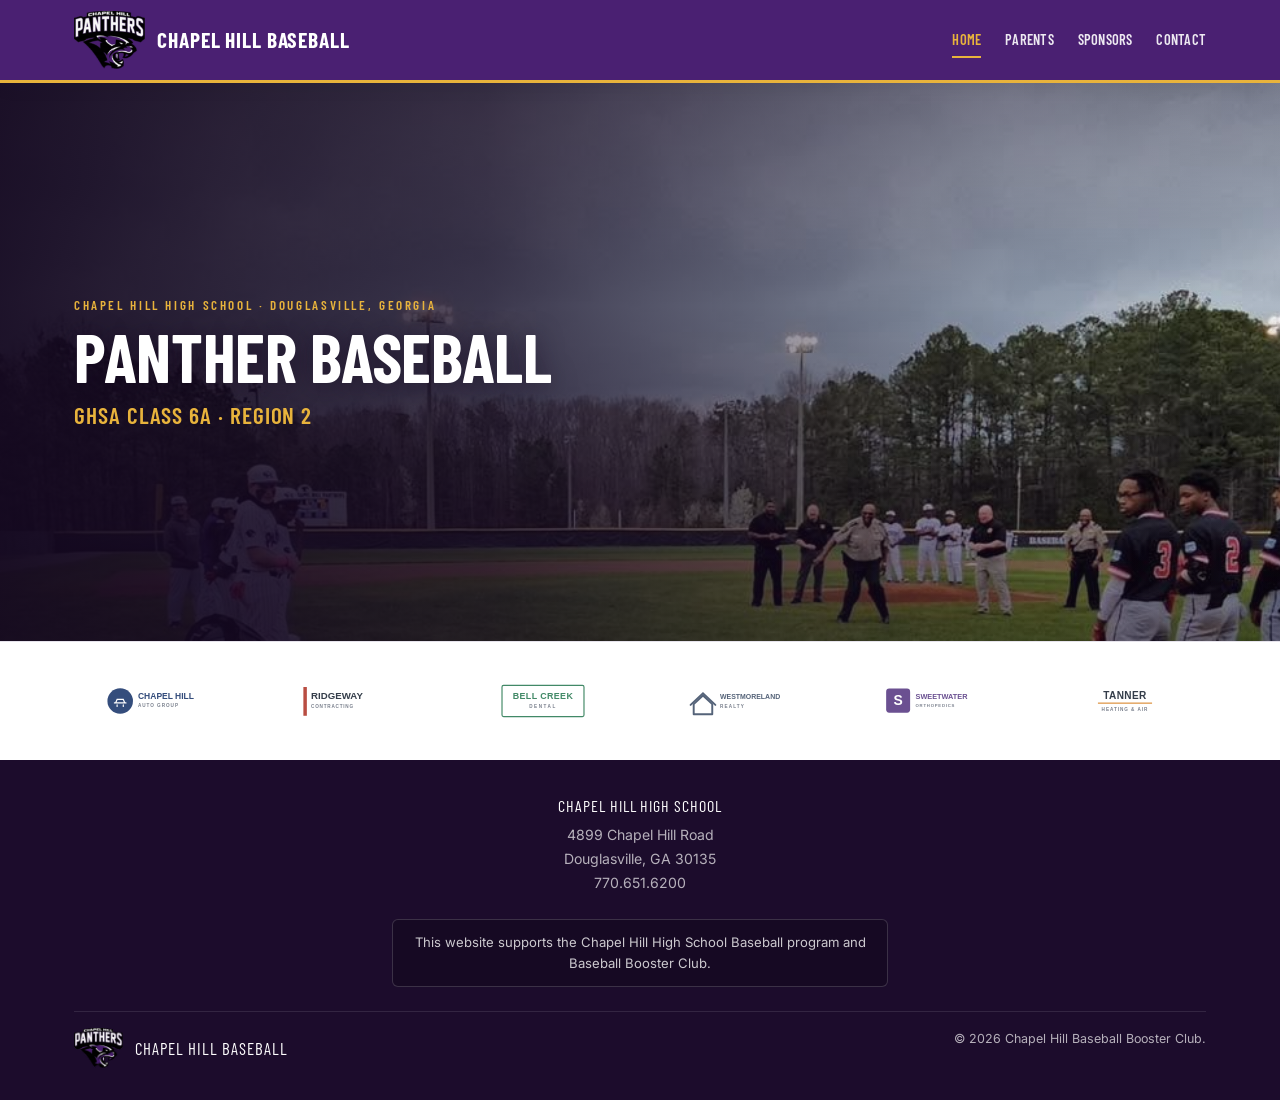
<file: index.html>
<!DOCTYPE html>
<html lang="en">
<head>
<meta charset="UTF-8">
<meta name="viewport" content="width=device-width, initial-scale=1">
<title>Chapel Hill Baseball</title>
<meta name="description" content="Chapel Hill High School Panther Baseball — Douglasville, Georgia. GHSA Class 6A, Region 2.">

<!-- DRAFT ONLY — keeps this mock out of Google search results.
     DELETE THIS LINE when the site is approved and ready to go public. -->
<meta name="robots" content="noindex, nofollow">

<!-- This site supports the Chapel Hill baseball program. It is not the
     official Chapel Hill High School or Douglas County School System site. -->

<link rel="preconnect" href="https://fonts.googleapis.com">
<link rel="preconnect" href="https://fonts.gstatic.com" crossorigin>
<link href="https://fonts.googleapis.com/css2?family=Barlow+Condensed:wght@500;600;700&family=Inter:wght@400;500;600&display=swap" rel="stylesheet">
<link rel="stylesheet" href="css/style.css">
</head>
<body data-page="home">

<a class="skip-link" href="#main">Skip to content</a>

<!-- Header, all sections, and footer are rendered from data/content.js.
     To change content, edit that file.

     v2.0: this page is the hero plus a row of sponsor logos, nothing else.
     To add a section later, write its builder in js/main.js and add the
     builder name to the "home" list in PAGES at the bottom of that file. -->
<main id="main"></main>

<script src="data/content.js"></script>
<script src="js/main.js"></script>
</body>
</html>
</file>
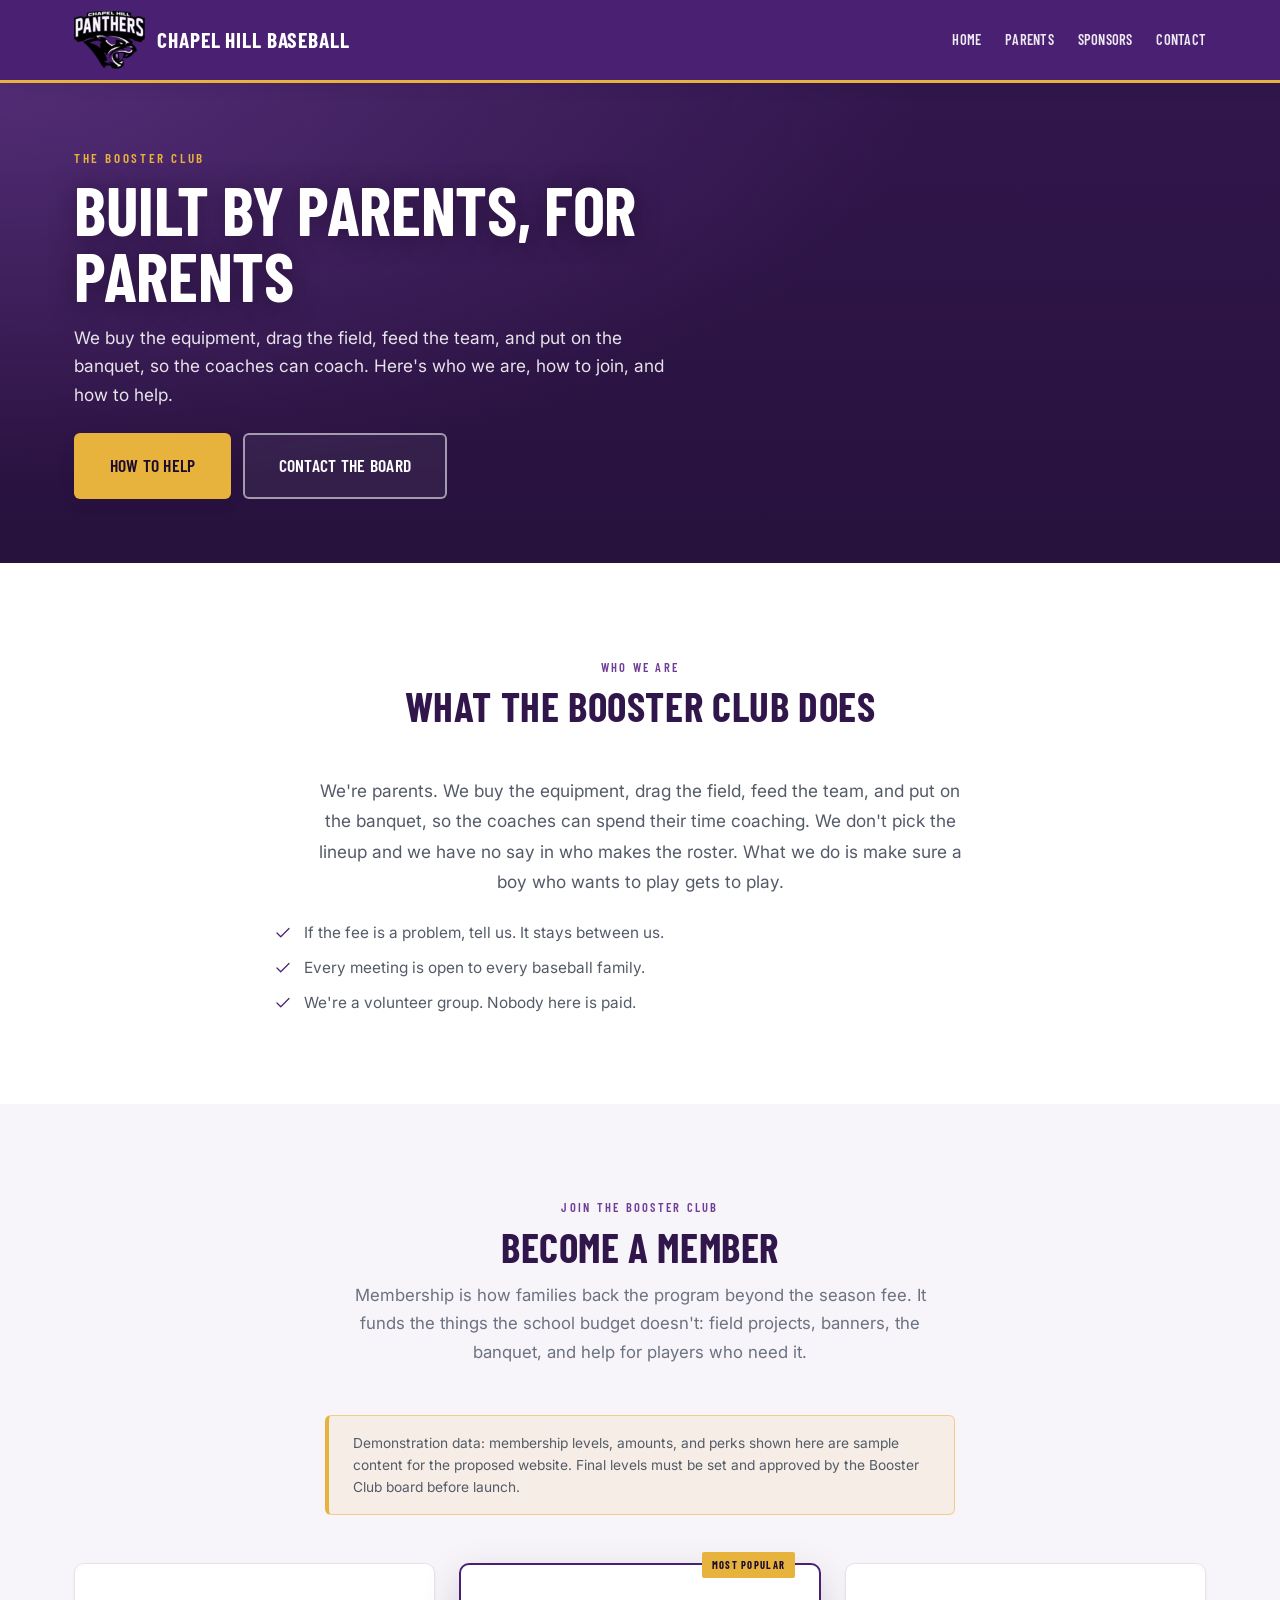
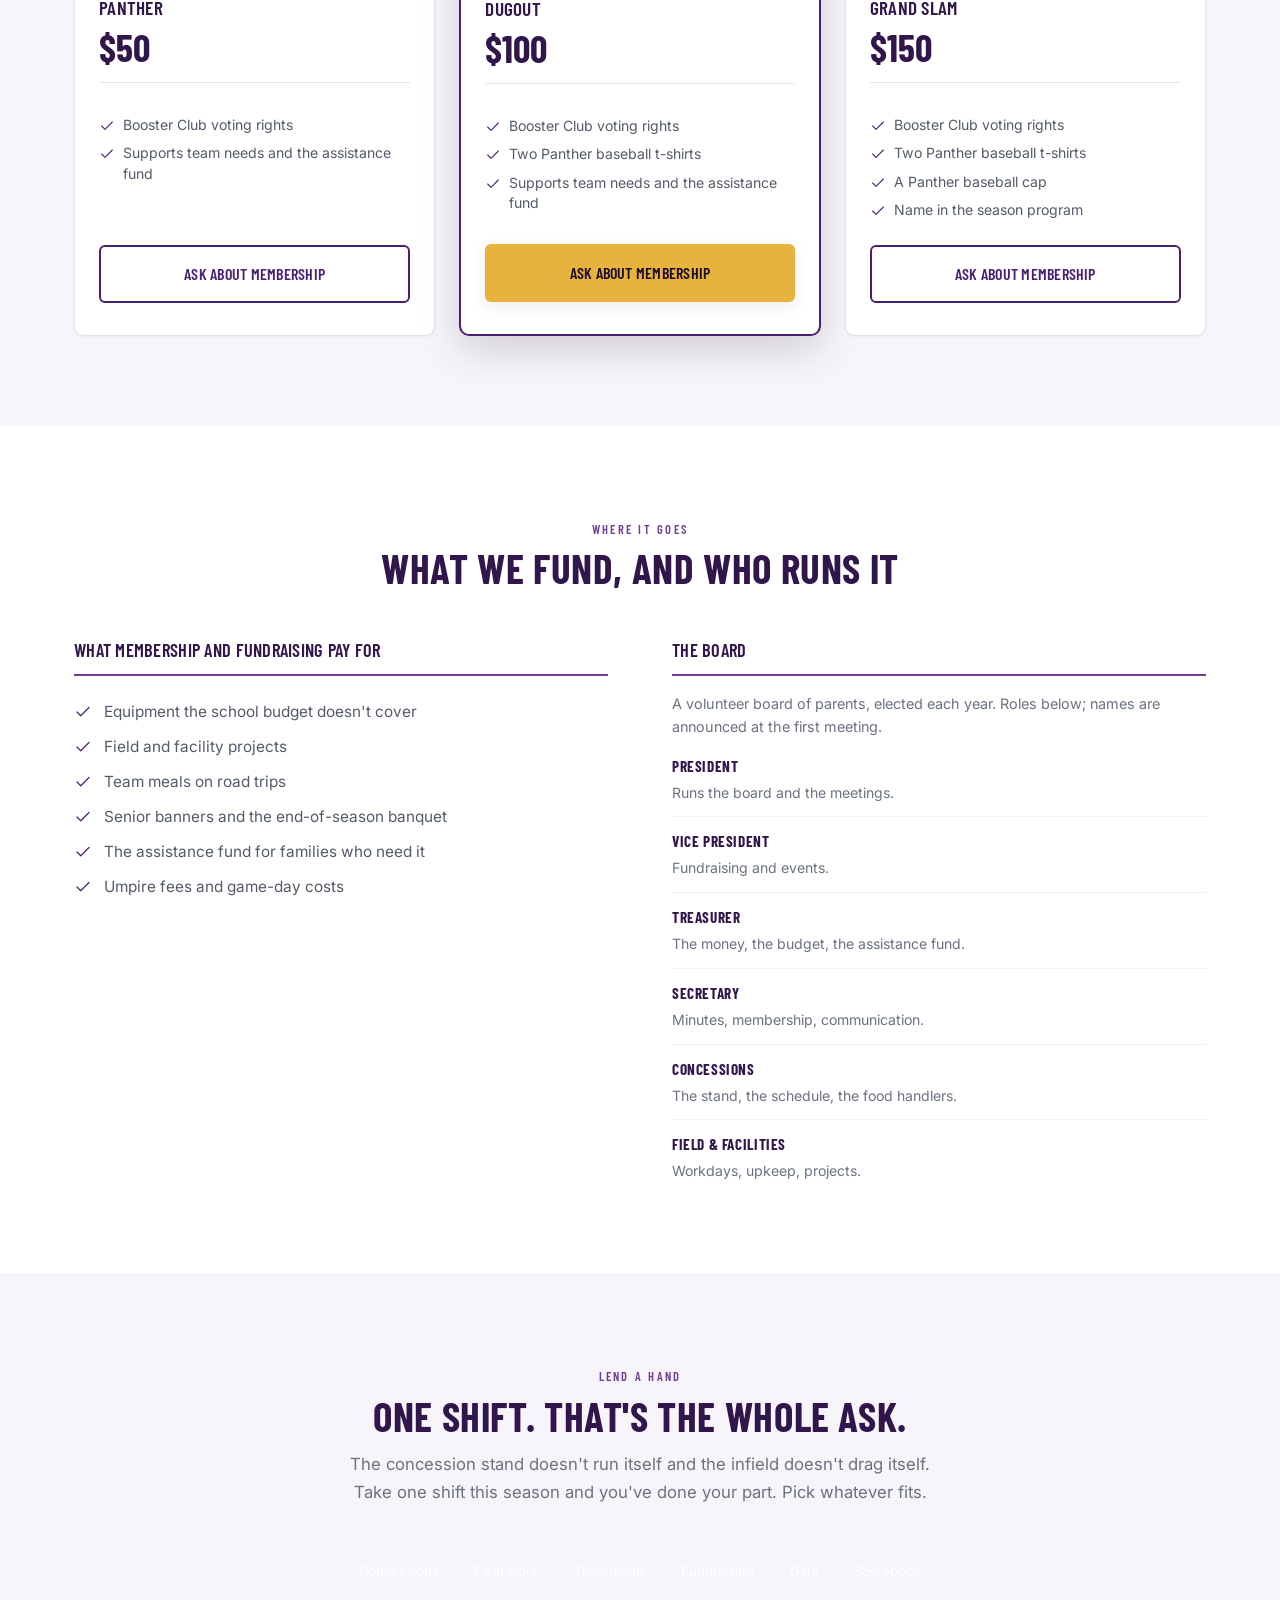
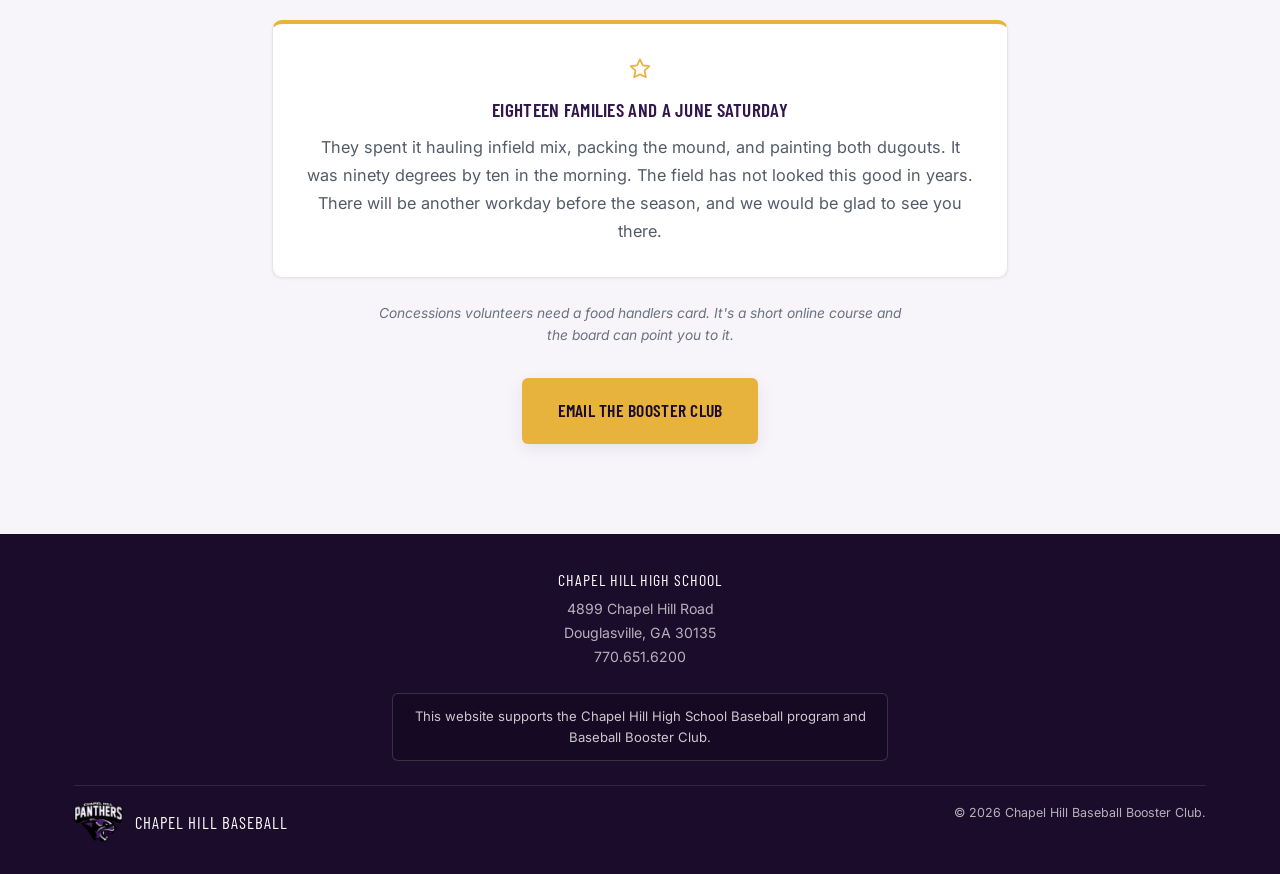
<file: booster-club.html>
<!DOCTYPE html>
<html lang="en">
<head>
<meta charset="UTF-8">
<meta name="viewport" content="width=device-width, initial-scale=1">
<title>Booster Club | Chapel Hill Baseball</title>
<meta name="description" content="The Chapel Hill Baseball Booster Club — who we are, how to become a member, what we fund, and how to volunteer.">

<!-- DRAFT ONLY — keeps this mock out of Google search results.
     DELETE THIS LINE when the site is approved and ready to go public. -->
<meta name="robots" content="noindex, nofollow">

<!-- This site supports the Chapel Hill baseball program. It is not the
     official Chapel Hill High School or Douglas County School System site. -->

<link rel="preconnect" href="https://fonts.googleapis.com">
<link rel="preconnect" href="https://fonts.gstatic.com" crossorigin>
<link href="https://fonts.googleapis.com/css2?family=Barlow+Condensed:wght@500;600;700&family=Inter:wght@400;500;600&display=swap" rel="stylesheet">
<link rel="stylesheet" href="css/style.css">
</head>
<body data-page="booster-club">

<a class="skip-link" href="#main">Skip to content</a>

<!-- Header, all sections, and footer are rendered from data/content.js.
     To change content, edit that file. To reorder sections, see PAGES at
     the bottom of js/main.js — this page's key is "booster-club".

     Membership tiers are DEMONSTRATION DATA. See SITE.boosterPage. -->
<main id="main"></main>

<script src="data/content.js"></script>
<script src="js/main.js"></script>
</body>
</html>
</file>
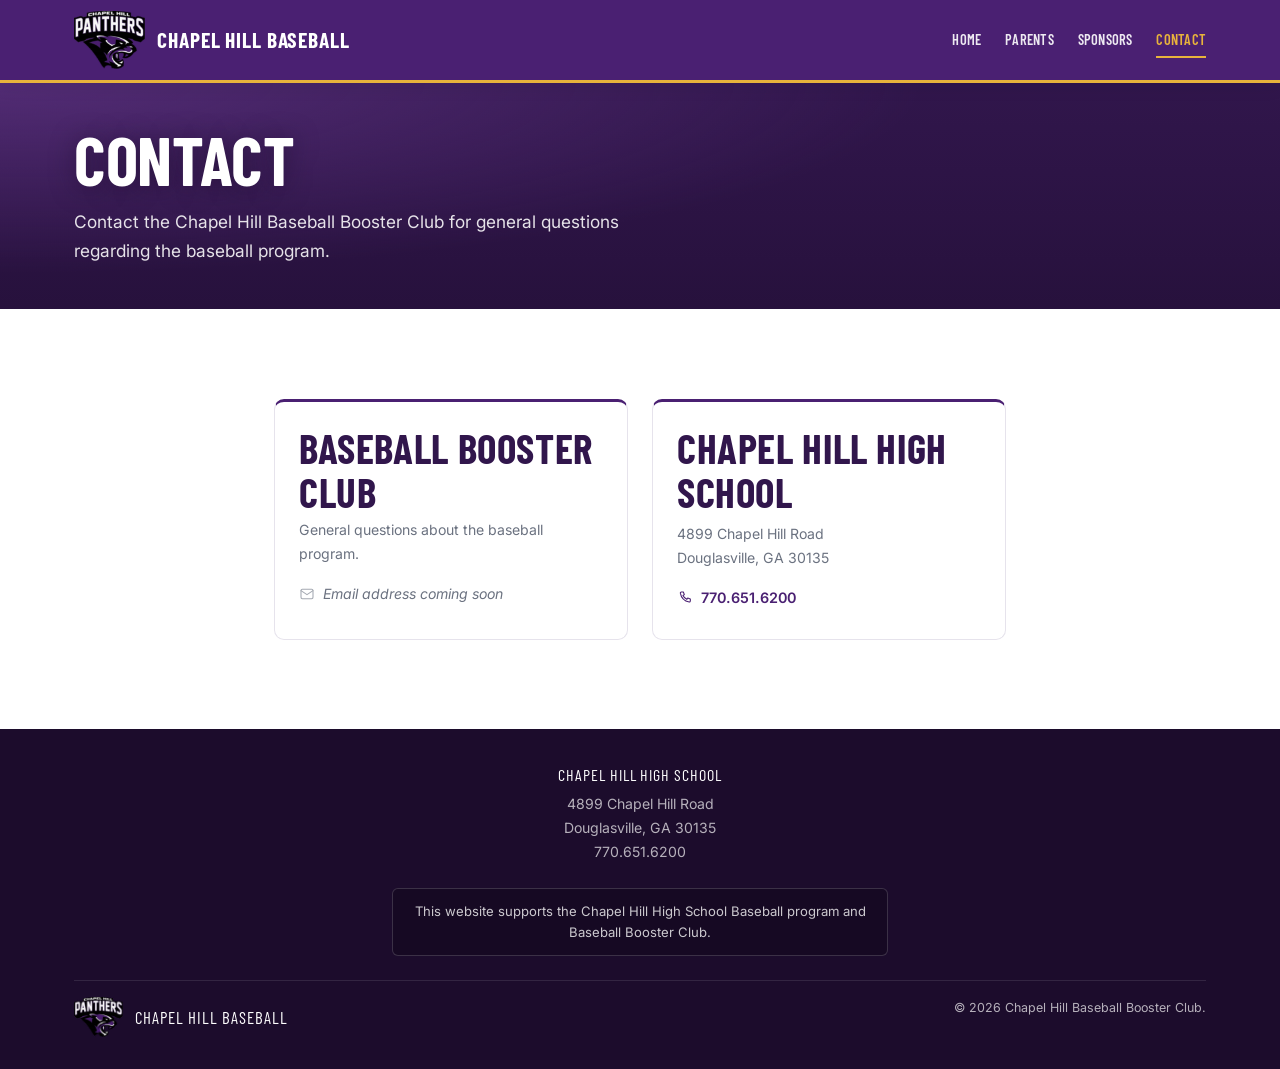
<file: contact.html>
<!DOCTYPE html>
<html lang="en">
<head>
<meta charset="UTF-8">
<meta name="viewport" content="width=device-width, initial-scale=1">
<title>Contact | Chapel Hill Baseball</title>
<meta name="description" content="Who to contact about Chapel Hill Panther baseball: the Booster Club for fees and volunteering, the coaches for tryouts and playing time, and sponsorship for local businesses.">

<!-- DRAFT ONLY — keeps this mock out of Google search results.
     DELETE THIS LINE when the site is approved and ready to go public. -->
<meta name="robots" content="noindex, nofollow">

<!-- This site supports the Chapel Hill baseball program. It is not the
     official Chapel Hill High School or Douglas County School System site. -->

<link rel="preconnect" href="https://fonts.googleapis.com">
<link rel="preconnect" href="https://fonts.gstatic.com" crossorigin>
<link href="https://fonts.googleapis.com/css2?family=Barlow+Condensed:wght@500;600;700&family=Inter:wght@400;500;600&display=swap" rel="stylesheet">
<link rel="stylesheet" href="css/style.css">
</head>
<body data-page="contact">

<a class="skip-link" href="#main">Skip to content</a>

<!-- Header, all sections, and footer are rendered from data/content.js.
     To change content, edit that file. To reorder sections, see PAGES at
     the bottom of js/main.js — this page's key is "contact". -->
<main id="main"></main>

<script src="data/content.js"></script>
<script src="js/main.js"></script>
</body>
</html>
</file>
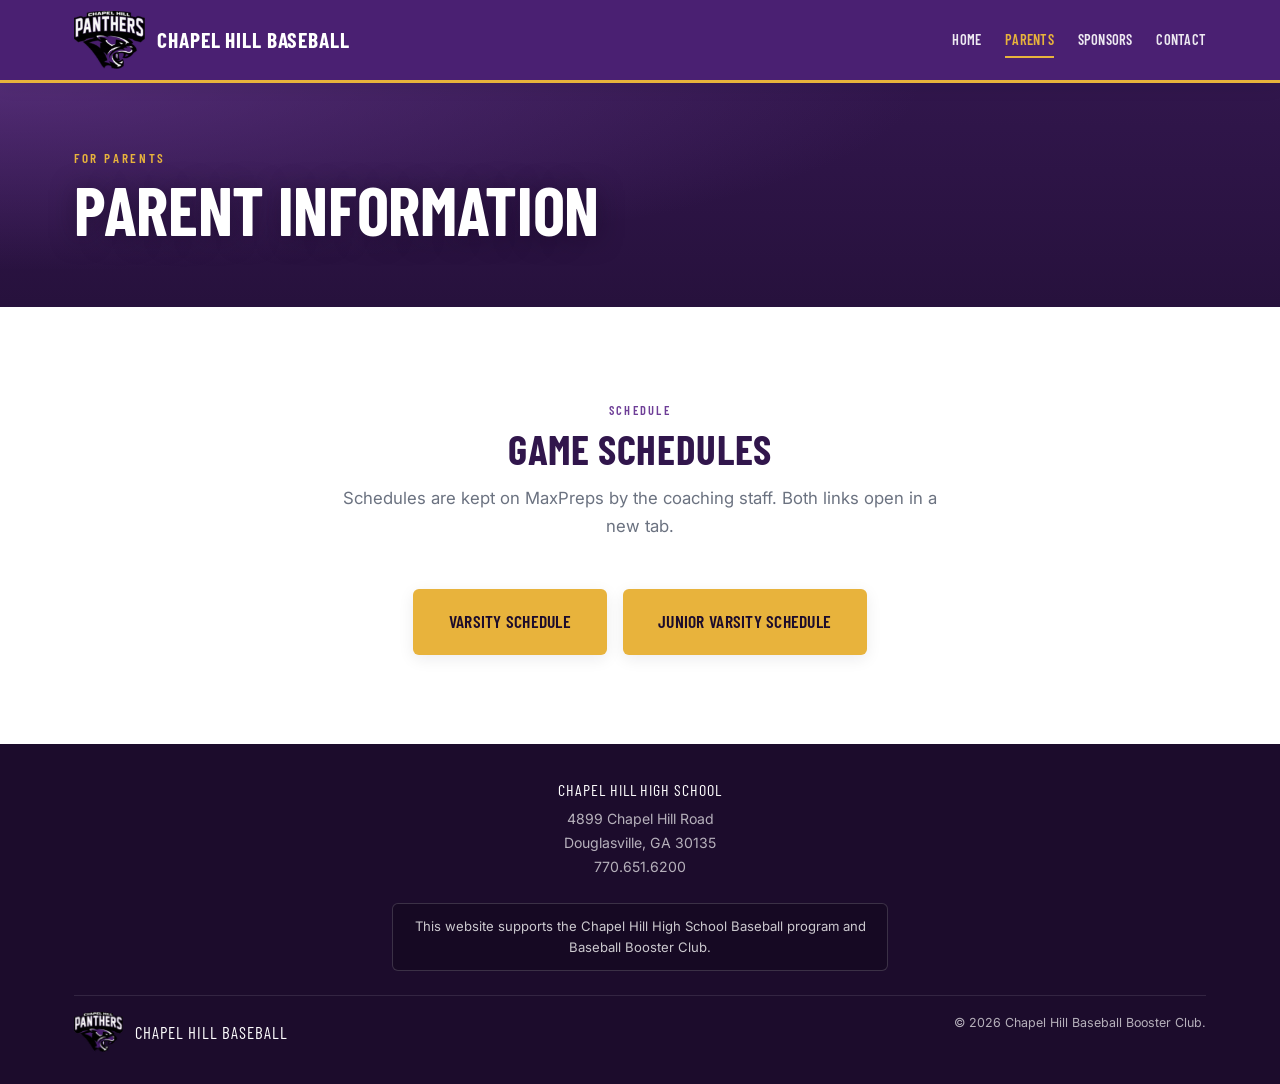
<file: parents.html>
<!DOCTYPE html>
<html lang="en">
<head>
<meta charset="UTF-8">
<meta name="viewport" content="width=device-width, initial-scale=1">
<title>Parent Information | Chapel Hill Baseball</title>
<meta name="description" content="Varsity and junior varsity game schedules for Chapel Hill Panther baseball families.">

<!-- DRAFT ONLY — keeps this mock out of Google search results.
     DELETE THIS LINE when the site is approved and ready to go public. -->
<meta name="robots" content="noindex, nofollow">

<!-- This site supports the Chapel Hill baseball program. It is not the
     official Chapel Hill High School or Douglas County School System site. -->

<link rel="preconnect" href="https://fonts.googleapis.com">
<link rel="preconnect" href="https://fonts.gstatic.com" crossorigin>
<link href="https://fonts.googleapis.com/css2?family=Barlow+Condensed:wght@500;600;700&family=Inter:wght@400;500;600&display=swap" rel="stylesheet">
<link rel="stylesheet" href="css/style.css">
</head>
<body data-page="parents">

<a class="skip-link" href="#main">Skip to content</a>

<!-- Header, all sections, and footer are rendered from data/content.js.
     To change content, edit that file. To reorder sections, see PAGES at
     the bottom of js/main.js — this page's key is "parents".

     v2.0: this page is the page title plus the two MaxPreps schedule
     buttons. Edit the button labels and links in SITE.parentsPage.schedule.
     The other five sections are commented out in PAGES, not deleted. -->
<main id="main"></main>

<script src="data/content.js"></script>
<script src="js/main.js"></script>
</body>
</html>
</file>
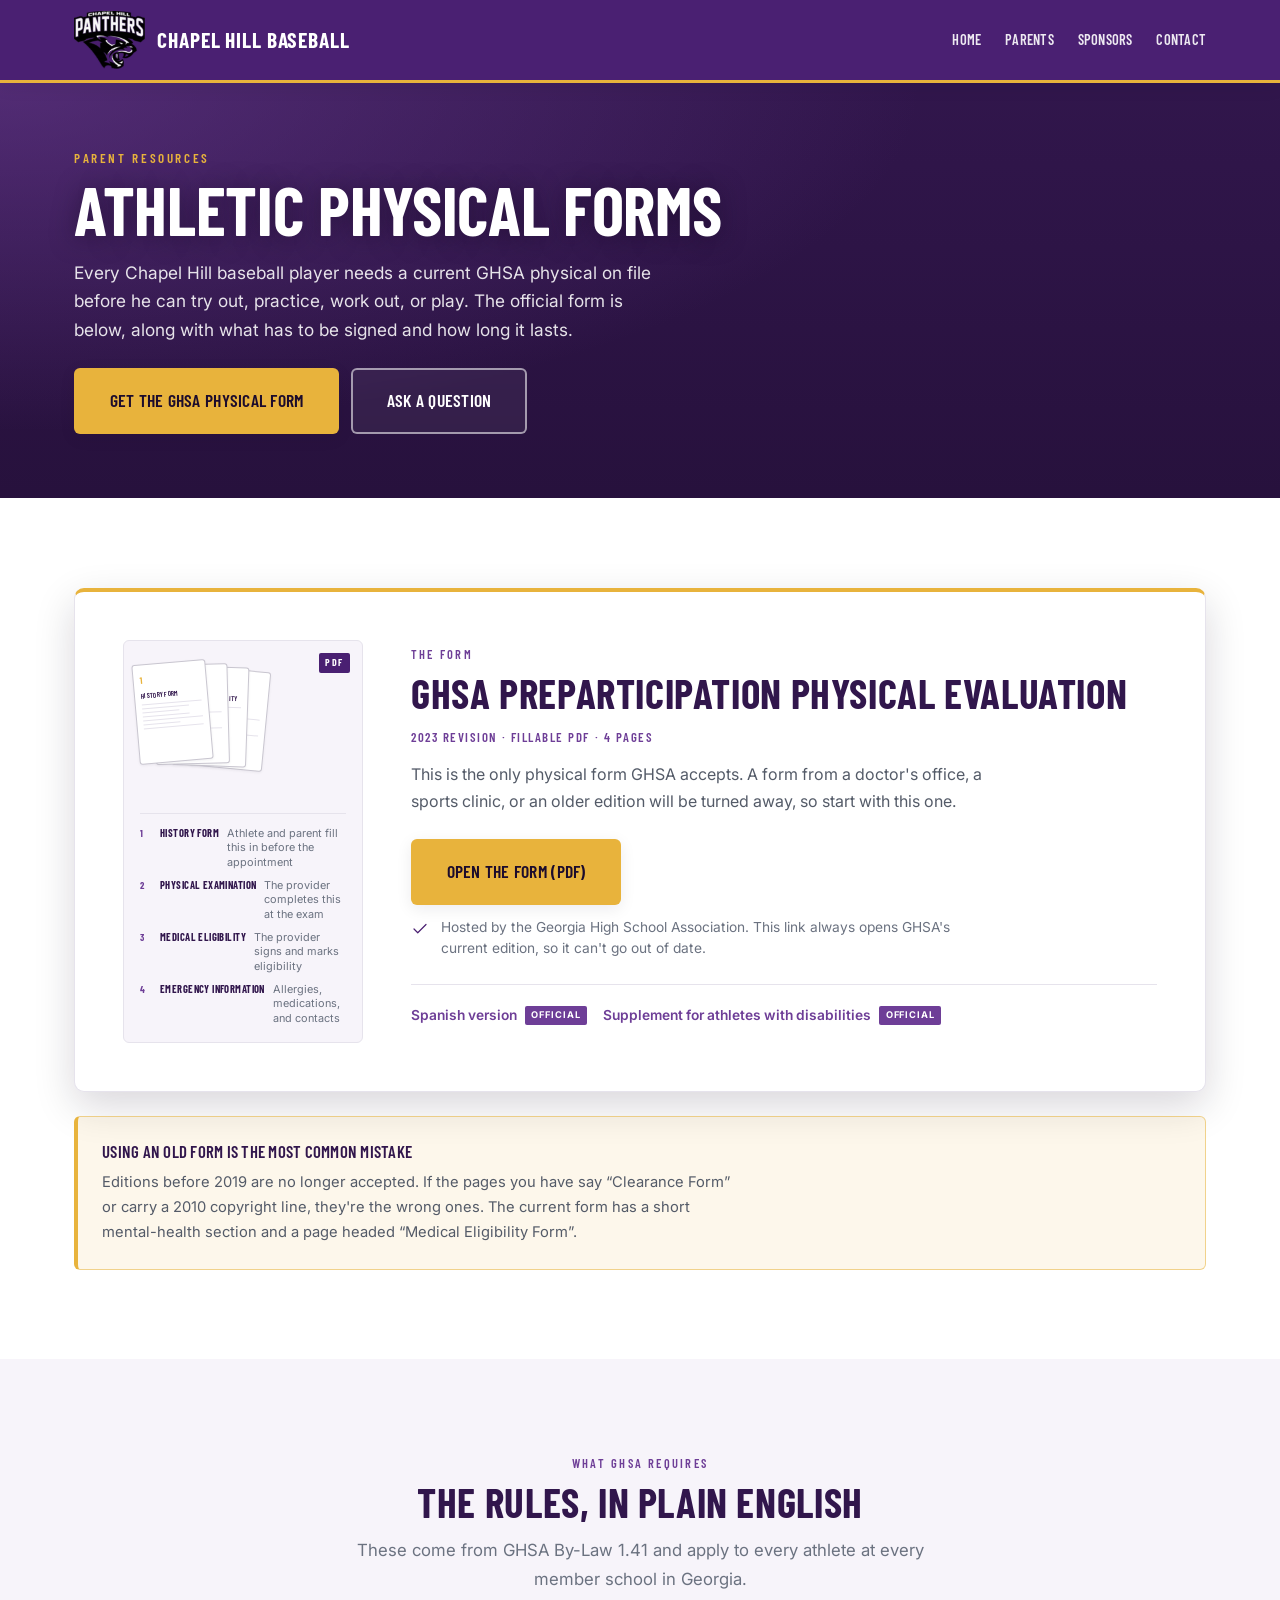
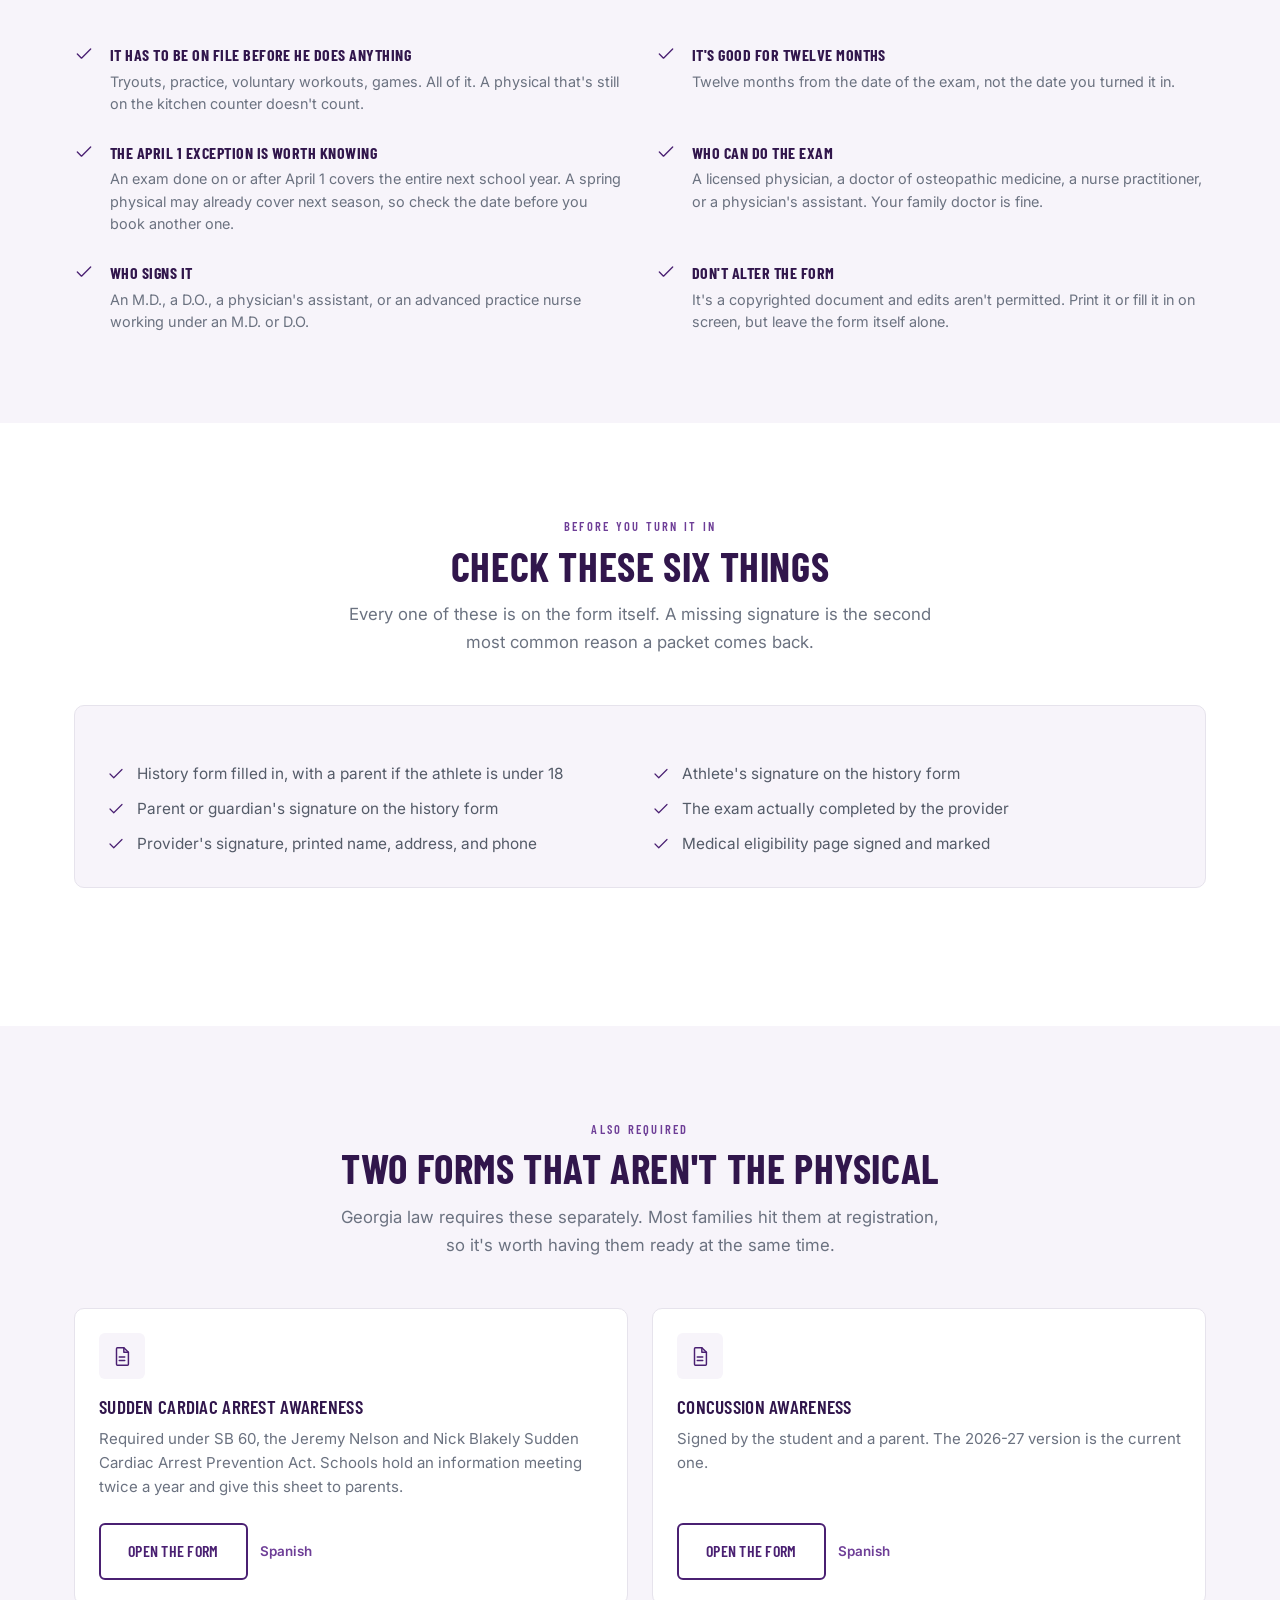
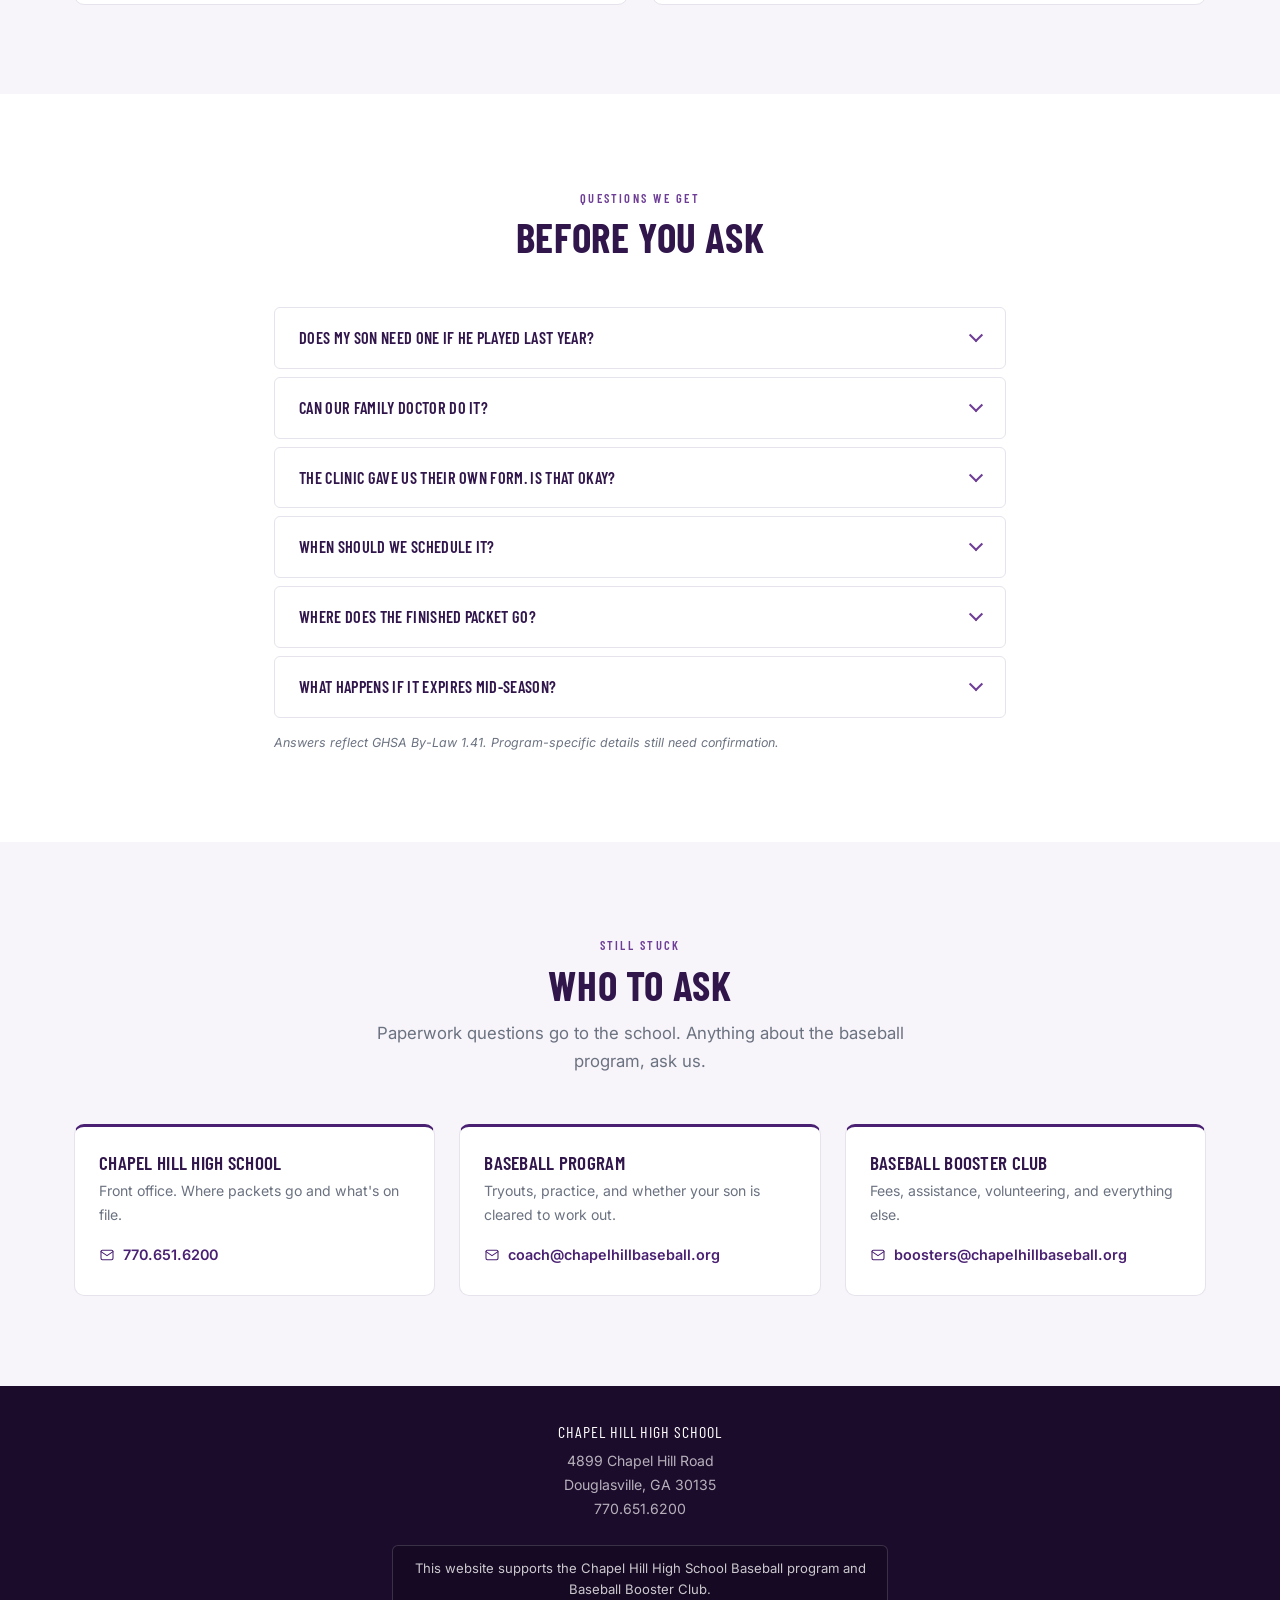
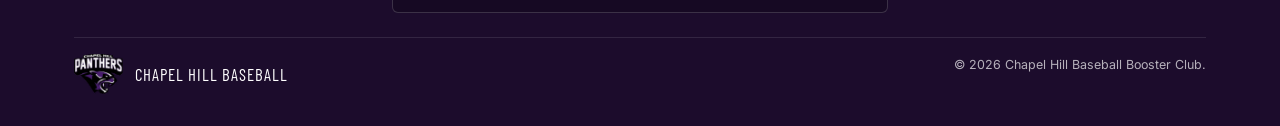
<file: physical-forms.html>
<!DOCTYPE html>
<html lang="en">
<head>
<meta charset="UTF-8">
<meta name="viewport" content="width=device-width, initial-scale=1">
<title>Athletic Physical Forms | Chapel Hill Baseball</title>
<meta name="description" content="The official GHSA preparticipation physical form for Chapel Hill Panther baseball, plus what has to be signed, how long a physical lasts, and who to ask.">

<!-- DRAFT ONLY — keeps this mock out of Google search results.
     DELETE THIS LINE when the site is approved and ready to go public. -->
<meta name="robots" content="noindex, nofollow">

<!-- This site supports the Chapel Hill baseball program. It is not the
     official Chapel Hill High School or Douglas County School System site. -->

<link rel="preconnect" href="https://fonts.googleapis.com">
<link rel="preconnect" href="https://fonts.gstatic.com" crossorigin>
<link href="https://fonts.googleapis.com/css2?family=Barlow+Condensed:wght@500;600;700&family=Inter:wght@400;500;600&display=swap" rel="stylesheet">
<link rel="stylesheet" href="css/style.css">
</head>
<body data-page="physical-forms">

<a class="skip-link" href="#main">Skip to content</a>

<!-- Header, all sections, and footer are rendered from data/content.js.
     To change content, edit that file. To reorder sections, see PAGES at
     the bottom of js/main.js — this page's key is "physical-forms". -->
<main id="main"></main>

<script src="data/content.js"></script>
<script src="js/main.js"></script>
</body>
</html>
</file>
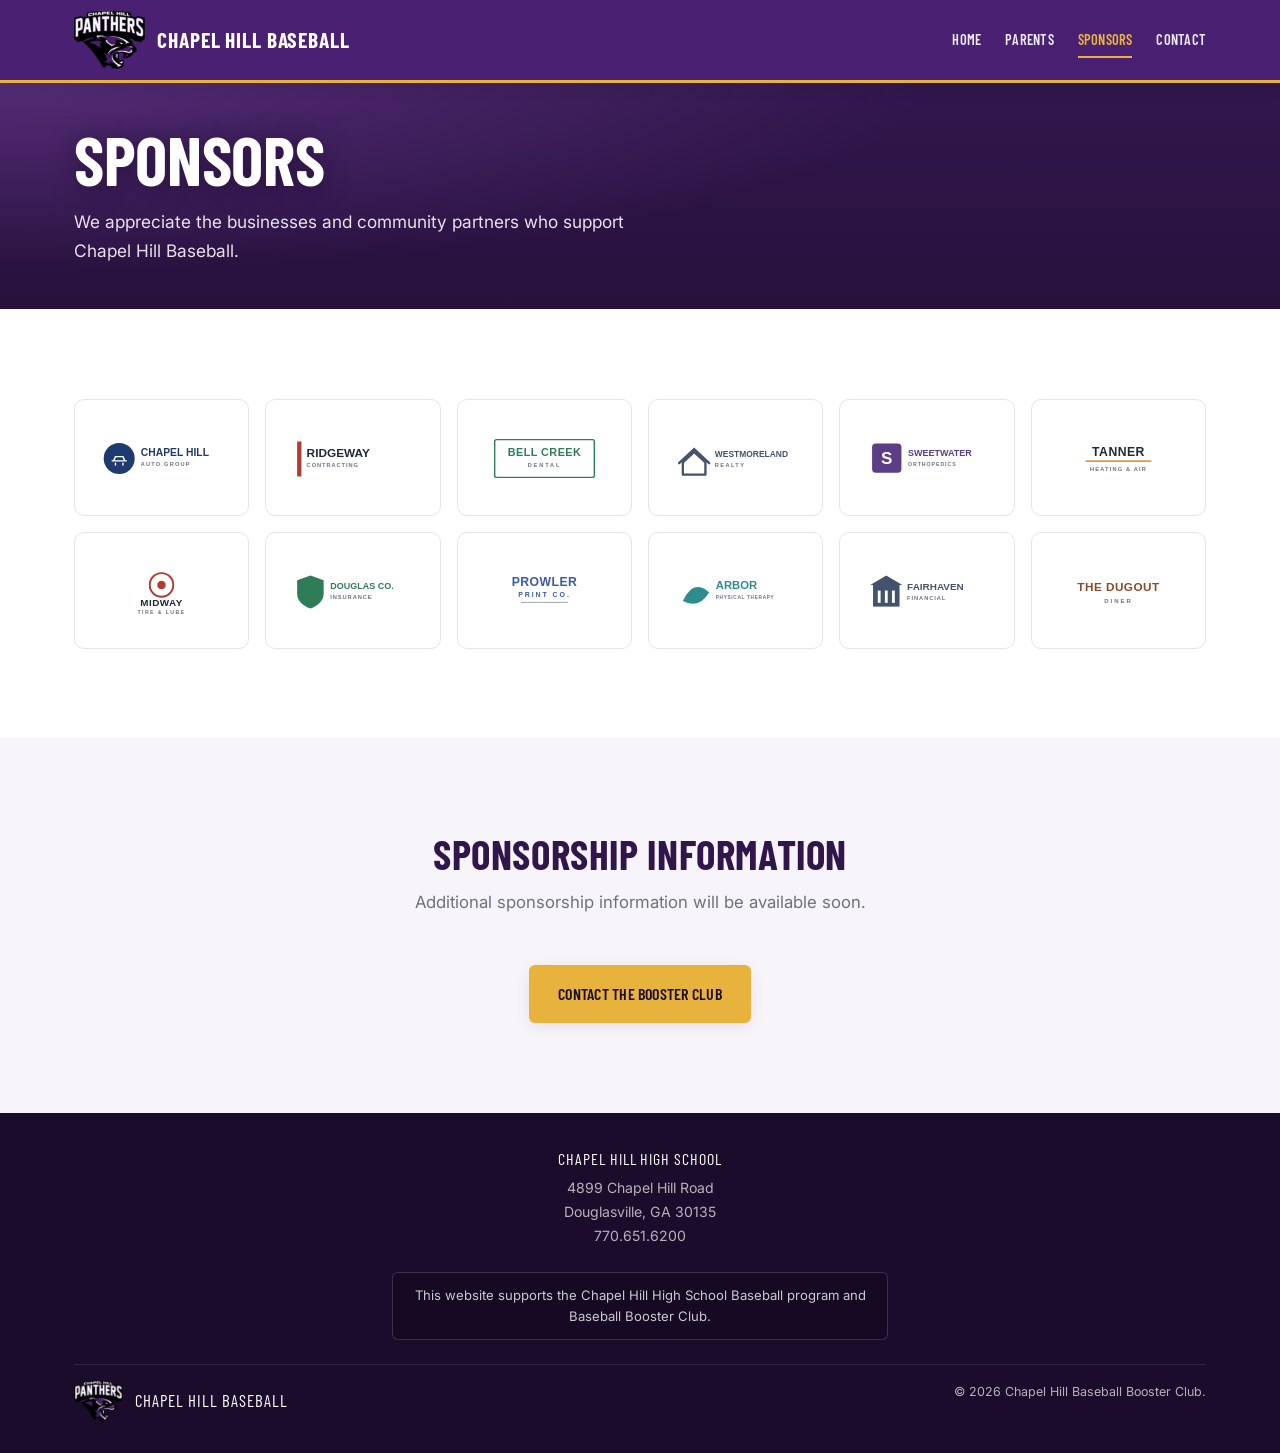
<file: sponsors.html>
<!DOCTYPE html>
<html lang="en">
<head>
<meta charset="UTF-8">
<meta name="viewport" content="width=device-width, initial-scale=1">
<title>Become a Sponsor | Chapel Hill Baseball</title>
<meta name="description" content="Sponsor Chapel Hill Panther baseball. Partnership levels, what support makes possible, and how to start a sponsorship conversation.">

<!-- DRAFT ONLY — keeps this mock out of Google search results.
     DELETE THIS LINE when the site is approved and ready to go public. -->
<meta name="robots" content="noindex, nofollow">

<!-- This site supports the Chapel Hill baseball program. It is not the
     official Chapel Hill High School or Douglas County School System site. -->

<link rel="preconnect" href="https://fonts.googleapis.com">
<link rel="preconnect" href="https://fonts.gstatic.com" crossorigin>
<link href="https://fonts.googleapis.com/css2?family=Barlow+Condensed:wght@500;600;700&family=Inter:wght@400;500;600&display=swap" rel="stylesheet">
<link rel="stylesheet" href="css/style.css">
</head>
<body data-page="sponsors">

<a class="skip-link" href="#main">Skip to content</a>

<!-- Header, all sections, and footer are rendered from data/content.js.
     To change content, edit that file. To reorder sections, see PAGES at
     the bottom of js/main.js — this page's key is "sponsors".

     ALL SPONSORSHIP CONTENT IS DEMONSTRATION DATA. See SITE.sponsorPage. -->
<main id="main"></main>

<script src="data/content.js"></script>
<script src="js/main.js"></script>
</body>
</html>
</file>
<file: css/style.css>
/* ==========================================================================
   Chapel Hill Baseball — Homepage
   style.css

   COLORS ARE NOT SET HERE.
   They're injected at runtime from data/content.js → SITE.colors.
   To change a color, edit that file — not this one.
   The :root values below are fallbacks so the page still renders if the
   content file fails to load.
   ========================================================================== */

/* --------------------------------------------------------------------------
   1. TOKENS
   -------------------------------------------------------------------------- */
:root {
  /* Fallbacks — overridden by SITE.colors at runtime. */
  --purple:      #4A2072;
  --purple-deep: #31164C;
  --purple-dark: #1C0C2C;
  --purple-lift: #6E3E97;
  --purple-wash: #F7F4FA;
  --accent:      #E8B33C;
  --black:       #0B0B0D;

  --white:    #FFFFFF;
  --grey-800: #2B2F38;
  --grey-600: #545B68;
  --grey-500: #6B7280;
  --grey-300: #C9C6D0;
  --grey-200: #E6E3EC;
  --grey-100: #F1EFF5;

  --font-display: "Barlow Condensed", "Oswald", Impact, sans-serif;
  --font-body:    "Inter", -apple-system, BlinkMacSystemFont, "Segoe UI", Roboto, sans-serif;

  /* Spacing scale — every gap on the page comes from these. */
  --s-1: .25rem;  --s-2: .5rem;   --s-3: .75rem;  --s-4: 1rem;
  --s-5: 1.5rem;  --s-6: 2rem;    --s-7: 3rem;    --s-8: 4rem;   --s-9: 6rem;

  --max:    1180px;
  --gutter: 1.5rem;
  --radius:    6px;
  --radius-lg: 10px;
  --shadow-sm: 0 1px 3px rgba(20, 8, 32, .06);
  --shadow:    0 4px 16px rgba(20, 8, 32, .08);
  --shadow-lg: 0 14px 40px rgba(20, 8, 32, .16);
}

/* --------------------------------------------------------------------------
   2. RESET / BASE
   -------------------------------------------------------------------------- */
*, *::before, *::after { box-sizing: border-box; }
body, h1, h2, h3, h4, p, ul, ol, figure, blockquote { margin: 0; padding: 0; }
ul, ol { list-style: none; }
img { max-width: 100%; display: block; }
a { color: inherit; text-decoration: none; }
html { scroll-behavior: smooth; }

body {
  font-family: var(--font-body);
  font-size: 1rem;
  line-height: 1.7;
  color: var(--grey-600);
  background: var(--white);
  -webkit-font-smoothing: antialiased;
  text-rendering: optimizeLegibility;
}

/* Type scale. Display face is condensed, so it can carry more size. */
h1, h2, h3, .eyebrow, .btn, .nav__link {
  font-family: var(--font-display);
  text-transform: uppercase;
  letter-spacing: .015em;
  color: var(--purple-deep);
}
h1 { font-size: clamp(2.5rem, 5.5vw, 4.25rem); line-height: .96; font-weight: 700; letter-spacing: -.005em; }
h2 { font-size: clamp(1.8rem, 3.2vw, 2.6rem); line-height: 1.08; font-weight: 700; }
h3 { font-size: 1.2rem; line-height: 1.25; font-weight: 600; }
p + p { margin-top: var(--s-4); }

/* Accessibility floor */
:focus-visible { outline: 3px solid var(--accent); outline-offset: 3px; border-radius: 2px; }
.skip-link {
  position: absolute; left: -999px; top: 0; z-index: 999;
  background: var(--accent); color: var(--purple-dark); font-weight: 700;
  padding: var(--s-3) var(--s-5);
}
.skip-link:focus { left: 0; }
@media (prefers-reduced-motion: reduce) {
  *, *::before, *::after { animation: none !important; transition: none !important; }
  html { scroll-behavior: auto; }
}

/* --------------------------------------------------------------------------
   3. LAYOUT
   -------------------------------------------------------------------------- */
.wrap { width: 100%; max-width: var(--max); margin-inline: auto; padding-inline: var(--gutter); }
.section { padding-block: clamp(3.5rem, 7vw, var(--s-9)); }
.section--wash { background: var(--purple-wash); }

.section__head { max-width: 60ch; margin-bottom: var(--s-7); }
.section__head--center { margin-inline: auto; text-align: center; }
.section__head p { color: var(--grey-500); font-size: 1.05rem; margin-top: var(--s-3); }
.section__head h2 { margin-top: var(--s-1); }

.eyebrow {
  display: inline-block;
  font-size: .78rem; font-weight: 600; letter-spacing: .18em;
  color: var(--purple-lift);
}

.grid { display: grid; gap: var(--s-5); }
.grid--3 { grid-template-columns: repeat(auto-fit, minmax(min(260px, 100%), 1fr)); }

.icon { width: 22px; height: 22px; flex: none; }

/* Sample-content note — quiet. The draft bar carries the main message. */
.samplenote {
  font-size: .78rem; line-height: 1.5; color: var(--grey-500);
  font-style: italic; margin-top: var(--s-4);
}

/* --------------------------------------------------------------------------
   4. BUTTONS
   -------------------------------------------------------------------------- */
.btn {
  display: inline-flex; align-items: center; justify-content: center; gap: var(--s-2);
  padding: .85rem 1.7rem;
  font-size: 1rem; font-weight: 600;
  border: 2px solid transparent; border-radius: var(--radius);
  cursor: pointer; white-space: nowrap;
  transition: transform .12s ease, background .15s ease, color .15s ease, box-shadow .15s ease;
}
.btn--lg { padding: 1rem 2.1rem; font-size: 1.1rem; }
.btn:hover { transform: translateY(-2px); }
.btn:active { transform: translateY(0); }

.btn--primary { background: var(--accent); color: var(--purple-dark); box-shadow: var(--shadow); }
.btn--primary:hover { background: #F2C25A; box-shadow: var(--shadow-lg); }
.btn--ghost { background: rgba(255,255,255,.06); color: var(--white); border-color: rgba(255,255,255,.55); backdrop-filter: blur(2px); }
.btn--ghost:hover { background: var(--white); color: var(--purple-deep); border-color: var(--white); }
.btn--outline { background: transparent; color: var(--purple); border-color: var(--purple); }
.btn--outline:hover { background: var(--purple); color: var(--white); }

.tag-official {
  display: inline-block;
  font-family: var(--font-body);
  font-size: .58rem; font-weight: 700; letter-spacing: .1em; text-transform: uppercase;
  background: var(--purple-lift); color: var(--white);
  padding: .1rem .4rem; border-radius: 2px; margin-left: var(--s-2);
  vertical-align: middle;
}

/* --------------------------------------------------------------------------
   5. DRAFT BAR
   Remove by setting SITE.mockBanner.show = false.
   -------------------------------------------------------------------------- */
.draftbar {
  background: var(--purple-dark);
  border-bottom: 1px solid rgba(232,179,60,.35);
  color: var(--accent);
  font-size: .72rem; font-weight: 600; letter-spacing: .1em; text-transform: uppercase;
  text-align: center; padding-block: var(--s-2);
}

/* --------------------------------------------------------------------------
   6. HEADER
   -------------------------------------------------------------------------- */
.header {
  position: sticky; top: 0; z-index: 50;
  background: var(--purple);
  border-bottom: 3px solid var(--accent);
  box-shadow: var(--shadow);
}
.header__inner { display: flex; align-items: center; justify-content: space-between; gap: var(--s-4); min-height: 80px; }

.brand { display: flex; align-items: center; gap: var(--s-3); }
.brand img { height: 58px; width: auto; }
.brand__mark {
  width: 46px; height: 46px; flex: none; border-radius: 50%;
  border: 2px dashed var(--accent);
  display: grid; place-items: center;
  font-family: var(--font-display); font-weight: 700; font-size: 1rem; color: var(--accent);
}
.brand__text { font-family: var(--font-display); text-transform: uppercase; line-height: 1.05; }
.brand__text strong { display: block; font-size: 1.34rem; letter-spacing: .04em; color: var(--white); }
.brand__text span { font-size: .76rem; letter-spacing: .18em; color: var(--accent); }

.nav__list { display: flex; align-items: center; gap: var(--s-5); }
.nav__link {
  color: rgba(255,255,255,.9); font-size: .9rem; font-weight: 600;
  padding: var(--s-2) 0; border-bottom: 2px solid transparent;
  transition: color .15s ease, border-color .15s ease;
}
.nav__link:hover { color: var(--white); border-bottom-color: var(--accent); }
.nav__link[aria-current="page"] { color: var(--accent); border-bottom-color: var(--accent); }

/* Hamburger — drawn, so it animates to an X. */
.nav__toggle {
  display: none; background: none; border: 0; cursor: pointer;
  width: 44px; height: 44px; position: relative;
}
.nav__bars, .nav__bars::before, .nav__bars::after {
  position: absolute; left: 11px; width: 22px; height: 2px;
  background: var(--white); border-radius: 2px;
  transition: transform .2s ease, opacity .2s ease;
}
.nav__bars { top: 21px; }
.nav__bars::before { content: ""; top: -7px; left: 0; }
.nav__bars::after { content: ""; top: 7px;  left: 0; }
.nav__toggle.is-open .nav__bars { background: transparent; }
.nav__toggle.is-open .nav__bars::before { transform: translateY(7px) rotate(45deg); }
.nav__toggle.is-open .nav__bars::after { transform: translateY(-7px) rotate(-45deg); }

@media (max-width: 920px) {
  .nav__toggle { display: block; }
  .nav {
    position: absolute; top: 100%; left: 0; right: 0;
    background: var(--purple-deep);
    border-bottom: 3px solid var(--accent);
    display: none; box-shadow: var(--shadow-lg);
  }
  .nav[data-open="true"] { display: block; }
  .nav__list { flex-direction: column; align-items: stretch; gap: 0; padding: var(--s-2) var(--gutter) var(--s-4); }

  /* display:block matters. The links are inline by default, so a
     border-bottom only spans the WIDTH OF THE WORD — which is why the
     current-page underline showed up as a stub floating under one label
     instead of a row divider. Block makes every divider span the full row. */
  .nav__link {
    display: block;
    padding: var(--s-4) 0;
    border-bottom: 1px solid rgba(255,255,255,.12);
  }
  .nav__list li:last-child .nav__link { border-bottom-color: transparent; }

  /* On desktop the gold underline is the "you are here" marker. Stacked, it
     reads as clutter next to the panel's own gold bottom edge, so the active
     page is gold TEXT only and the divider stays neutral. */
  .nav__link:hover,
  .nav__link[aria-current="page"] { border-bottom-color: rgba(255,255,255,.12); }
  .nav__list li:last-child .nav__link:hover,
  .nav__list li:last-child .nav__link[aria-current="page"] { border-bottom-color: transparent; }
  .brand img { height: 44px; }
  .brand__text strong { font-size: 1.05rem; }
}

/* --------------------------------------------------------------------------
   7. HERO
   -------------------------------------------------------------------------- */
.hero {
  position: relative;
  min-height: min(62vh, 560px);
  display: grid; align-items: center;
  background: var(--purple-dark);
  overflow: hidden;
}
/* Hero photo. The source (1440x810, 16:9) is much taller than the desktop
   hero box (~3:1), so neither `cover` (over-zooms to the home-plate dirt and
   cuts off heads) nor `contain` (letterboxes with dead purple bars) works with
   one setting. Below ~1024px the original 16:9 photo is used and positioned to
   keep the catcher and players; at desktop widths a dedicated ~21:9 crop
   (panthers-field-wide.jpg, cropped from the top so no heads are lost) fills
   the wide box with `cover` and only light positioning.
   Position is set per breakpoint — never one crop for every screen. */
.hero__media {
  position: absolute; inset: 0;
  background-repeat: no-repeat;
  background-color: var(--purple-dark);
  /* Image set explicitly here (not via a JS variable) so the full-bleed photo
     never depends on JS running or on a matching deploy — a CSS-only load can't
     regress to a letterboxed/blank state. */
  background-image: url("../assets/img/panthers-field.jpg");
  background-size: cover;   /* fills full width; never `contain` (that letterboxes with purple bars) */
  background-position: 50% 22%;   /* mobile/base: keep heads and catcher in view */
}
/* Tablet: original photo, biased up-left toward catcher + players. */
@media (min-width: 641px) {
  .hero__media { background-position: 40% 20%; }
}
/* Desktop: swap to the wide panoramic crop, anchored to the top edge so the
   standing players' heads (which sit near the top of the frame) are never cut.
   Right side stays over grass/trees, leaving a quiet zone for the panel. */
@media (min-width: 1024px) {
  .hero__media {
    background-image: url("../assets/img/panthers-field-wide.jpg");
    background-position: 50% 0%;
  }
}
@media (min-width: 1440px) {
  .hero__media { background-position: 50% 6%; }
}
.hero__scrim {
  position: absolute; inset: 0;
  /* directional — darker toward the text side (left), lighter over the photo */
  background:
    linear-gradient(90deg, rgba(20,8,32,.94) 0%, rgba(20,8,32,.72) 38%, rgba(20,8,32,.18) 78%, rgba(20,8,32,.05) 100%),
    linear-gradient(180deg, rgba(20,8,32,.34) 0%, rgba(20,8,32,0) 40%, rgba(20,8,32,.42) 100%);
}
.hero__inner { position: relative; padding-block: clamp(2.25rem, 5vw, 3.25rem); }
.hero__content { max-width: 40rem; }
.hero__logo { height: 78px; width: auto; margin-bottom: var(--s-3); }
.hero__eyebrow {
  font-family: var(--font-display); text-transform: uppercase;
  font-size: .82rem; letter-spacing: .2em; font-weight: 600;
  color: var(--accent); margin-bottom: var(--s-2);
}
.hero h1 { color: var(--white); text-shadow: 0 2px 24px rgba(20,8,32,.5); }
.hero__tagline {
  font-family: var(--font-display); text-transform: uppercase;
  font-size: clamp(1.1rem, 2vw, 1.45rem); font-weight: 600; letter-spacing: .04em;
  color: var(--accent); margin-top: var(--s-3); line-height: 1.25;
}
.hero__intro {
  max-width: 46ch; color: rgba(255,255,255,.88);
  margin-top: var(--s-4); font-size: 1.08rem; line-height: 1.65;
}
.hero__actions { display: flex; flex-wrap: wrap; gap: var(--s-3); margin-top: var(--s-5); }
.hero__imgnote {
  position: absolute; right: var(--s-3); bottom: var(--s-2);
  font-size: .62rem; color: rgba(255,255,255,.4);
  background: rgba(20,8,32,.55); padding: .15rem .45rem; border-radius: 2px;
}
@media (max-width: 640px) {
  .hero { min-height: 0; }
  .hero__logo { height: 76px; }
  .hero__actions .btn { width: 100%; }
}

/* --------------------------------------------------------------------------
   8. SPONSOR LOGO ROW — one row of logos, just above the footer
   ------------------------------------------------------------------------
   No heading, no tagline, no links, no copy. Logos sit on white with room
   around them so the row reads as a credit line rather than an ad block.

   The track is a flex row. Below 640px it scrolls sideways instead of
   wrapping, so it stays ONE row at every width and can't push the page wide.
   -------------------------------------------------------------------------- */
.sponsorrow { background: var(--white); border-top: 1px solid var(--grey-200); }
/* v2.2 — logos enlarged ~35% (52px -> 70px tall) and the padding around them
   pulled in, so the row reads without shouting. `center` plus a fixed gap
   keeps the spacing between logos equal on every row, including a short last
   row; `space-between` did not. Wraps naturally below 640px rather than
   scrolling sideways. Height is set on the image and width stays auto, so
   every logo keeps its own aspect ratio whatever shape the file is. */
/* Desktop is nowrap on purpose — the row must stay ONE row above 900px, so
   a logo that is unusually wide shrinks to fit rather than dropping to a
   second line. Below 900px it wraps naturally instead.

   Size is capped with max-height / max-width and width:auto / height:auto, so
   a logo grows to 70px tall if its shape allows and scales down proportionally
   if it doesn't. Nothing is ever stretched. */
.sponsorrow__track {
  display: flex; flex-wrap: nowrap; align-items: center; justify-content: center;
  gap: var(--s-4) var(--s-6); padding-block: var(--s-5);
}
/* Each slot is an equal-width box of a fixed height, and the logo is fitted
   inside it with object-fit: contain. That does three things at once: every
   logo is capped at the same visual size, none of them is ever stretched
   (contain preserves the ratio by definition), and it works whether or not
   the SVG carries intrinsic width/height attributes. An unusually wide logo
   shrinks to fit its slot instead of pushing the row onto a second line. */
.sponsorrow__item { flex: 1 1 0; min-width: 0; height: 70px; }
.sponsorrow__item img {
  width: 100%; height: 100%; object-fit: contain; object-position: center;
  opacity: .9; transition: opacity .15s ease;
}
.sponsorrow__item img:hover { opacity: 1; }
@media (max-width: 900px) {
  .sponsorrow__track { flex-wrap: wrap; gap: var(--s-4) var(--s-5); }
  .sponsorrow__item { flex: 0 1 130px; height: 58px; }
}
@media (max-width: 640px) {
  .sponsorrow__track { gap: var(--s-4); padding-block: var(--s-4); }
  .sponsorrow__item { flex: 0 1 100px; height: 46px; }
}

/* --------------------------------------------------------------------------
   11. CARDS
   -------------------------------------------------------------------------- */
.card {
  background: var(--white); border: 1px solid var(--grey-200);
  border-radius: var(--radius-lg); padding: var(--s-5);
  display: flex; flex-direction: column; gap: var(--s-2);
  transition: box-shadow .18s ease, transform .18s ease, border-color .18s ease;
}
a.card:hover { box-shadow: var(--shadow-lg); transform: translateY(-4px); border-color: var(--purple-lift); }
.card__icon {
  width: 46px; height: 46px; border-radius: var(--radius);
  background: var(--purple-wash); color: var(--purple);
  display: grid; place-items: center; margin-bottom: var(--s-2);
  transition: background .18s ease, color .18s ease;
}
a.card:hover .card__icon { background: var(--purple); color: var(--white); }
.card p { color: var(--grey-500); font-size: .94rem; line-height: 1.6; }
.card__more { margin-top: auto; padding-top: var(--s-3); font-weight: 600; color: var(--purple-lift); font-size: .88rem; }
.card__more::after { content: " →"; transition: margin .15s ease; }
a.card:hover .card__more::after { margin-left: 3px; }

/* --------------------------------------------------------------------------
   12. NEWS + EVENTS
   -------------------------------------------------------------------------- */

.notices { display: grid; gap: var(--s-4); }
.notice {
  background: var(--white); border: 1px solid var(--grey-200);
  border-left: 4px solid var(--grey-300);
  border-radius: 0 var(--radius) var(--radius) 0;
  padding: var(--s-5);
}
.notice--pin { border-left-color: var(--accent); box-shadow: var(--shadow); }
.notice__meta { display: flex; align-items: center; gap: var(--s-3); margin-bottom: var(--s-2); }
.notice__tag {
  font-family: var(--font-display); text-transform: uppercase;
  font-size: .64rem; font-weight: 700; letter-spacing: .12em;
  background: var(--purple-wash); color: var(--purple);
  padding: .12rem .45rem; border-radius: 2px;
}
.notice--pin .notice__tag { background: var(--accent); color: var(--purple-dark); }
.notice__date { font-size: .74rem; color: var(--grey-500); letter-spacing: .04em; }
.notice p { color: var(--grey-500); font-size: .93rem; margin-top: var(--s-1); line-height: 1.6; }

/* --------------------------------------------------------------------------
   14. SPONSORS — the largest, most designed block on the page
   -------------------------------------------------------------------------- */

.sponsors__thanks {
  max-width: 64ch; margin: 0 auto var(--s-7);
  text-align: center; font-size: 1.08rem; line-height: 1.75; color: var(--grey-600);
}

/* Tier hierarchy — Premier visibly dominates. This is the upsell: if the
   tiers look alike, there's no reason for a business to pay more.
   min() in the minmax keeps the large tiles from overflowing narrow phones. */

/* --------------------------------------------------------------------------
   15. WHY SPONSOR
   -------------------------------------------------------------------------- */

.ticks { display: grid; gap: var(--s-3); margin-top: var(--s-5); }
.ticks li { display: flex; align-items: flex-start; gap: var(--s-3); color: rgba(255,255,255,.9); font-size: .96rem; line-height: 1.5; }
.icon--tick { color: var(--accent); margin-top: 3px; width: 18px; height: 18px; }
.ticks--dark li { color: var(--grey-600); }
.ticks--dark .icon--tick { color: var(--purple); }

/* --------------------------------------------------------------------------
   17. CONTACT
   -------------------------------------------------------------------------- */
.contact-card {
  background: var(--white); border: 1px solid var(--grey-200);
  border-top: 3px solid var(--purple);
  border-radius: var(--radius-lg); padding: var(--s-5);
}
.contact-card__desc { font-size: .88rem; color: var(--grey-500); margin-top: var(--s-1); }
.contact-card__addr {
  font-style: normal; color: var(--grey-500);
  font-size: .88rem; line-height: 1.7; margin-top: var(--s-2);
}
.contact-card__email {
  display: inline-flex; align-items: center; gap: var(--s-2);
  margin-top: var(--s-4); color: var(--purple); font-weight: 600; font-size: .9rem;
  word-break: break-word;
}
.contact-card__email:hover { text-decoration: underline; }
.contact-card__email .icon { width: 16px; height: 16px; }

/* --------------------------------------------------------------------------
   19. FOOTER
   -------------------------------------------------------------------------- */
/* v2.0 — the footer is now a single row: mark + program name on the left,
   copyright + revision stamp on the right. The four-column grid (Pages /
   Official school links / school address) and the disclaimer panel were both
   removed. .footer__base gets its flex behaviour from section 33 below. */
.footer { background: var(--purple-dark); color: rgba(255,255,255,.68); padding: var(--s-6) 0; font-size: .88rem; }
.footer a { transition: color .15s ease; }
.footer a:hover { color: var(--accent); }
.footer__brand { display: flex; align-items: center; gap: var(--s-3); }
.footer__brand img { height: 40px; width: auto; }
.footer__brand .brand__mark { margin: 0; }
.footer__brand span {
  font-family: var(--font-display); text-transform: uppercase;
  letter-spacing: .06em; font-size: 1.05rem; color: var(--white);
}
.footer__legal { text-align: right; }
.footer__legal p { margin: 0; font-size: .78rem; }

/* v2.1 — school contact block, then the one-sentence disclaimer box, then
   the brand/copyright row. Centred and compact: this is reference
   information in the lower footer, not a section of its own. */
.footer__school { text-align: center; }
.footer__school p { margin: 0; line-height: 1.7; }
.footer__school p.footer__school-name {
  font-family: var(--font-display); text-transform: uppercase;
  letter-spacing: .06em; font-size: 1rem; color: var(--white);
  margin-bottom: var(--s-1);
}
.footer__school a { color: inherit; }
.footer__school a:hover { color: var(--accent); }

.footer__note {
  max-width: 62ch; margin: var(--s-5) auto 0;
  padding: var(--s-3) var(--s-4);
  border: 1px solid rgba(255,255,255,.16); border-radius: var(--radius);
  background: rgba(0,0,0,.2);
  font-size: .82rem; line-height: 1.6; color: rgba(255,255,255,.78);
  text-align: center;
}

/* The base row now sits under content, so it gets its rule back. */
.footer__base {
  margin-top: var(--s-5); padding-top: var(--s-4);
  border-top: 1px solid rgba(255,255,255,.1);
}
@media (max-width: 560px) {
  .footer__base { justify-content: center; text-align: center; }
  .footer__brand { justify-content: center; }
  .footer__legal { text-align: center; }
}

/* --------------------------------------------------------------------------
   21. NEWS GRID — three across, replacing the two-column news+events layout
   -------------------------------------------------------------------------- */
.notices--grid {
  display: grid; gap: var(--s-4);
  grid-template-columns: repeat(auto-fit, minmax(min(280px, 100%), 1fr));
}
.notices--grid .notice { border-radius: var(--radius-lg); border-left-width: 4px; }

/* --------------------------------------------------------------------------
   22. SPONSOR IMPACT — proof, not thanks
   The most renewal-driving element on the page: what the money actually built.
   -------------------------------------------------------------------------- */
.impact {
  background: var(--purple-wash);
  border: 1px solid var(--grey-200);
  border-radius: var(--radius-lg);
  padding: var(--s-6);
  margin-bottom: var(--s-7);
}
.impact__head {
  text-align: center; font-size: 1.15rem; margin-bottom: var(--s-5);
  color: var(--purple-deep);
}

.impact .samplenote { text-align: center; }

/* --------------------------------------------------------------------------
   23. SPONSOR TILES — color restored, Premier gets a line of its own
   The old grayscale filter drained the color out of logos businesses paid for.
   -------------------------------------------------------------------------- */

/* Strip logos: color at rest now, not grayscale. */

/* --------------------------------------------------------------------------
   24. MOBILE DENSITY
   ------------------------------------------------------------------------
   The desktop layout stacks one-per-row on phones, which turned this into a
   16-screen scroll. Most parents are on a phone with about 40 seconds. These
   rules pack the repeating grids two-up and trim vertical padding, without
   touching the desktop layout at all.
   -------------------------------------------------------------------------- */
@media (max-width: 700px) {

  /* Sections breathe less on a small screen. */
  .section { padding-block: 2.5rem; }

  /* Quick links: 2 across, compact. Six stacked cards was ~2,000px. */
  .grid--3 { grid-template-columns: 1fr 1fr; gap: var(--s-3); }
  .card { padding: var(--s-4); }
  .card__icon { width: 36px; height: 36px; margin-bottom: var(--s-1); }
  .card__icon .icon { width: 18px; height: 18px; }
  .card h3 { font-size: 1rem; line-height: 1.2; }
  .card p { font-size: .82rem; line-height: 1.45; }
  .card__more { font-size: .78rem; padding-top: var(--s-2); }

  /* Contact cards stay full width — they hold addresses. */
  #contact .grid--3 { grid-template-columns: 1fr; }

  /* Sponsors: the big one. Was 3,347px on mobile. */
  .sponsors__thanks { font-size: .95rem; margin-bottom: var(--s-5); }
  
  
  
  
  
  
  
  

  /* Impact list: 2 across. */
  .impact { padding: var(--s-4); margin-bottom: var(--s-5); }
  
  
  

  /* News: cards get tighter. */
  .notices--grid { gap: var(--s-3); }
  .notice { padding: var(--s-4); }
  .notice p { font-size: .86rem; }

  /* Stats: 3 across instead of stacked. */
  
  
  
  

  /* Season strip stays 2x2 but tighter. */
  
  

  /* Footer: 2 across. */
  .footer { padding: var(--s-6) 0 var(--s-5); }
  
}

@media (max-width: 400px) {
  /* Very narrow: Community Partners back to 2 across so logos stay legible. */
  
}

/* --------------------------------------------------------------------------
   25. PENDING CONTACT LINE
   Shown where a real email hasn't been issued yet. A quiet "coming soon"
   reads as pending; a fake address reads as broken.
   -------------------------------------------------------------------------- */
.contact-card__pending {
  display: inline-flex; align-items: center; gap: var(--s-2);
  margin-top: var(--s-4); font-size: .88rem; color: var(--grey-500); font-style: italic;
}
.contact-card__pending .icon { width: 16px; height: 16px; opacity: .6; }

/* --------------------------------------------------------------------------
   28. PLAYER DEVELOPMENT
   -------------------------------------------------------------------------- */

.devpoints { display: grid; gap: var(--s-4); margin-top: var(--s-6); }
.devpoint { display: flex; gap: var(--s-4); align-items: flex-start; }
.icon--dev { color: var(--purple); margin-top: 3px; width: 20px; height: 20px; }
.devpoint strong {
  font-family: var(--font-display); text-transform: uppercase;
  font-size: 1rem; letter-spacing: .03em; color: var(--purple-deep);
}
.devpoint p { font-size: .9rem; color: var(--grey-500); margin-top: 1px; line-height: 1.55; }

/* --------------------------------------------------------------------------
   29. VOLUNTEER CTA — the ask for everyone who can't sponsor
   -------------------------------------------------------------------------- */

.volcta__roles { display: flex; flex-wrap: wrap; gap: var(--s-2); margin-top: var(--s-4); }
.volcta__roles li {
  font-size: .8rem; font-weight: 500; color: rgba(255,255,255,.9);
  border: 1px solid rgba(255,255,255,.28); border-radius: 999px;
  padding: .3rem .8rem;
}

/* --------------------------------------------------------------------------
   30. MOBILE — new sections
   -------------------------------------------------------------------------- */
@media (max-width: 700px) {
  
  
  
  
  

  
  
  
  

  .devpoints { gap: var(--s-3); margin-top: var(--s-5); }
  .devpoint p { font-size: .85rem; }
  

  
}

/* --------------------------------------------------------------------------
   31. MOBILE WEIGHT — sponsors is the heaviest block on a phone
   Every 1,000px cut lifts everything below it a full screen. Desktop keeps
   the full treatment; the phone gets a denser version of the same hierarchy.
   -------------------------------------------------------------------------- */
@media (max-width: 700px) {
  /* Premier keeps its prominence but stops being a billboard. */
  
  
  

  /* Gold and Community pack tighter. */
  
  
  
  
  
  

  .sponsors__thanks { font-size: .9rem; line-height: 1.6; margin-bottom: var(--s-4); }
  

  /* Impact: 2-up, tight. */
  .impact { padding: var(--s-3); }
  .impact__head { font-size: 1rem; margin-bottom: var(--s-3); }
}

/* --------------------------------------------------------------------------
   32. VOLUNTEER SPOTLIGHT — standalone
   Sits directly above the volunteer ask, so the story and the request
   reinforce each other.
   -------------------------------------------------------------------------- */

.spot { max-width: 44rem; margin-inline: auto; text-align: center; }
.spot__icon { display: inline-block; color: var(--accent); margin-bottom: var(--s-2); }
.spot__icon .icon { width: 26px; height: 26px; }
.spot h2 { margin-top: var(--s-1); font-size: clamp(1.5rem, 2.6vw, 2rem); }
.spot p { margin-top: var(--s-3); color: var(--grey-600); font-size: 1.02rem; line-height: 1.7; }

/* --------------------------------------------------------------------------
   33. REVISION STAMP
   Lets the client confirm which build a browser actually served. Quiet enough
   not to read as unfinished, visible enough to check after a push.
   -------------------------------------------------------------------------- */
.footer__base { display: flex; flex-wrap: wrap; justify-content: space-between; gap: var(--s-2) var(--s-4); }

/* --------------------------------------------------------------------------
   34. PHYSICAL FORMS PAGE
   ------------------------------------------------------------------------
   All of this reuses the tokens and components already defined above. The
   only genuinely new component is .formcard — the document card — because
   the whole page exists to deliver one PDF and that needs to be unmissable.
   -------------------------------------------------------------------------- */

/* Page hero: no photo, so the purple carries it. Shorter than the homepage
   hero — a parent came here to do one thing, not to be sold to. */
.hero--page { min-height: 0; background: var(--purple-deep); }
.hero--page .hero__scrim {
  background:
    radial-gradient(120% 140% at 0% 0%, rgba(110,62,151,.55) 0%, rgba(49,22,76,0) 60%),
    linear-gradient(180deg, rgba(20,8,32,0) 0%, rgba(20,8,32,.35) 100%);
}
.hero--page .hero__inner { padding-block: clamp(2.5rem, 6vw, 4rem); }
.hero--page .hero__content { max-width: 46rem; }
.hero--page .hero__intro { max-width: 54ch; }

.wrap--narrow { max-width: 780px; }

/* Screen-reader-only text — lets a download link announce more than it shows. */
.u-sr {
  position: absolute; width: 1px; height: 1px; padding: 0; margin: -1px;
  overflow: hidden; clip: rect(0 0 0 0); white-space: nowrap; border: 0;
}

/* --- The document card ---------------------------------------------------
   Deliberately the heaviest object on the page: accent rule, shadow, and the
   only oversized icon. If a parent sees one thing, it's this. */
.formcard {
  display: grid; gap: var(--s-5);
  grid-template-columns: 1fr;
  background: var(--white);
  border: 1px solid var(--grey-200);
  border-top: 4px solid var(--accent);
  border-radius: var(--radius-lg);
  padding: clamp(var(--s-5), 4vw, var(--s-7));
  box-shadow: var(--shadow-lg);
}
@media (min-width: 820px) {
  .formcard { grid-template-columns: 240px 1fr; gap: var(--s-7); align-items: start; }
}

.formcard__doc {
  min-width: 0;   /* grid children default to min-width:auto, which let this
                     column push past a 320px screen */
  position: relative;
  background: var(--purple-wash);
  border: 1px solid var(--grey-200);
  border-radius: var(--radius);
  padding: var(--s-4);
  color: var(--purple);
}
.formcard__ext {
  position: absolute; top: var(--s-3); right: var(--s-3);
  font-family: var(--font-display); text-transform: uppercase;
  font-size: .62rem; font-weight: 700; letter-spacing: .14em;
  background: var(--purple); color: var(--white);
  padding: .1rem .4rem; border-radius: 2px;
}

/* --- Form preview --------------------------------------------------------
   A drawing of the document's four pages, not a screenshot. Fanned so it
   reads as a multi-page packet at a glance, which is the single fact a parent
   most often gets wrong ("I thought it was one sheet"). */
.preview { display: block; }
.preview__stack {
  position: relative;
  height: 132px;
  margin: var(--s-2) 0 var(--s-4);
}
.preview__page {
  position: absolute; top: 0;
  width: 74px; height: 100px;
  background: var(--white);
  border: 1px solid var(--grey-300);
  border-radius: 3px;
  box-shadow: var(--shadow-sm);
  padding: 7px 6px 6px;
  display: flex; flex-direction: column; gap: 3px;
  transform-origin: bottom left;
}
/* Fan: each page rotates a little further. Purely presentational. */
.preview__page--1 { left: 0;    transform: rotate(-5deg);   z-index: 4; }
.preview__page--2 { left: 16px; transform: rotate(-1.5deg); z-index: 3; }
.preview__page--3 { left: 32px; transform: rotate(2deg);    z-index: 2; }
.preview__page--4 { left: 48px; transform: rotate(5.5deg);  z-index: 1; }

.preview__num {
  font-family: var(--font-display); font-weight: 700;
  font-size: .58rem; letter-spacing: .1em;
  color: var(--accent);
}
.preview__title {
  font-family: var(--font-display); text-transform: uppercase;
  font-size: .44rem; line-height: 1.15; font-weight: 600;
  letter-spacing: .04em; color: var(--purple-deep);
}
.preview__rules { display: flex; flex-direction: column; gap: 3px; margin-top: 2px; }
.preview__rules i { display: block; height: 1px; background: var(--grey-200); }
.preview__rules i:nth-child(even) { width: 78%; }
.preview__rules i:nth-child(3n) { width: 62%; }

.preview__key {
  display: grid; gap: var(--s-2);
  counter-reset: pg;
  border-top: 1px solid var(--grey-200);
  padding-top: var(--s-3);
}
.preview__key li {
  display: flex; gap: var(--s-2); align-items: baseline;
  counter-increment: pg;
  font-size: .7rem; line-height: 1.35;
}
.preview__key li::before {
  content: counter(pg);
  font-family: var(--font-display); font-weight: 700;
  font-size: .62rem; color: var(--purple-lift);
  flex: none; width: .75rem;
}
.preview__key strong {
  font-family: var(--font-display); text-transform: uppercase;
  font-size: .66rem; letter-spacing: .04em; color: var(--purple-deep);
  flex: none;
}
.preview__key span { color: var(--grey-500); font-size: .68rem; }

@media (prefers-reduced-motion: reduce) {
  .preview__page { transition: none; }
}

.formcard__body h2 { margin-top: var(--s-1); }
.formcard__kicker {
  font-family: var(--font-display); text-transform: uppercase;
  font-size: .8rem; letter-spacing: .12em; font-weight: 600;
  color: var(--purple-lift); margin-top: var(--s-2);
}
.formcard__body > p { margin-top: var(--s-3); max-width: 60ch; }
.formcard__cta { margin-top: var(--s-5); }

.formcard__trust {
  display: flex; align-items: flex-start; gap: var(--s-3);
  margin-top: var(--s-4); max-width: 60ch;
  font-size: .86rem; line-height: 1.55; color: var(--grey-500);
}
.formcard__trust .icon--tick { color: var(--purple); margin-top: 3px; }

.formcard__alts {
  display: flex; flex-wrap: wrap; gap: var(--s-2) var(--s-4);
  margin-top: var(--s-5); padding-top: var(--s-4);
  border-top: 1px solid var(--grey-200);
}
.formcard__alts a {
  display: inline-flex; align-items: center;
  font-size: .86rem; font-weight: 600; color: var(--purple-lift);
}
.formcard__alts a:hover { text-decoration: underline; }

/* --- The wrong-form warning ---------------------------------------------
   Amber, not red. This is a "check this" not an error state. */
.warncard {
  margin-top: var(--s-5);
  background: rgba(232,179,60,.1);
  border: 1px solid rgba(232,179,60,.55);
  border-left: 4px solid var(--accent);
  border-radius: var(--radius);
  padding: var(--s-5);
}
.warncard h3 { font-size: 1.05rem; color: var(--purple-deep); }
.warncard p { margin-top: var(--s-2); font-size: .92rem; color: var(--grey-600); max-width: 70ch; }

/* --- Two-column variants of existing components ------------------------- */
.grid--2 { grid-template-columns: repeat(auto-fit, minmax(min(300px, 100%), 1fr)); }

@media (min-width: 760px) {
  .devpoints--2col { grid-template-columns: 1fr 1fr; gap: var(--s-5) var(--s-6); }
  .ticks--2col { grid-template-columns: 1fr 1fr; gap: var(--s-3) var(--s-5); }
}

/* Cards that aren't links shouldn't lift on hover — no affordance to imply. */
.card--static:hover { box-shadow: none; transform: none; }
.card__links { margin-top: auto; padding-top: var(--s-4); display: flex; flex-wrap: wrap; align-items: center; gap: var(--s-3); }
.card__alt { font-size: .84rem; font-weight: 600; color: var(--purple-lift); }
.card__alt:hover { text-decoration: underline; }

/* --- FAQ — <details>, so it works with no JS and reads correctly to AT --- */
.faq { display: grid; gap: var(--s-2); }
.faq__item {
  background: var(--white);
  border: 1px solid var(--grey-200);
  border-radius: var(--radius);
  transition: border-color .15s ease, box-shadow .15s ease;
}
.faq__item[open] { border-color: var(--purple-lift); box-shadow: var(--shadow-sm); }
.faq__item summary {
  display: flex; align-items: center; justify-content: space-between; gap: var(--s-4);
  padding: var(--s-4) var(--s-5);
  cursor: pointer; list-style: none;
  font-family: var(--font-display); text-transform: uppercase;
  font-size: 1.02rem; font-weight: 600; letter-spacing: .02em;
  color: var(--purple-deep);
}
.faq__item summary::-webkit-details-marker { display: none; }
.faq__item summary::after {
  content: ""; flex: none;
  width: 10px; height: 10px;
  border-right: 2px solid var(--purple-lift);
  border-bottom: 2px solid var(--purple-lift);
  transform: rotate(45deg) translate(-2px, -2px);
  transition: transform .18s ease;
}
.faq__item[open] summary::after { transform: rotate(-135deg) translate(-2px, -2px); }
.faq__item summary:hover { color: var(--purple-lift); }
.faq__a { padding: 0 var(--s-5) var(--s-5); }
.faq__a p { color: var(--grey-500); font-size: .95rem; line-height: 1.7; max-width: 68ch; }

@media (max-width: 700px) {
  .formcard { padding: var(--s-4); }
  .formcard__doc { padding: var(--s-3); }
  .preview__stack { height: 116px; }
  .preview__page { width: 64px; height: 88px; }
  .preview__page--2 { left: 14px; } .preview__page--3 { left: 28px; } .preview__page--4 { left: 42px; }
  .preview__key li { flex-wrap: wrap; }
  .formcard__cta { width: 100%; }
  .warncard { padding: var(--s-4); }
  .faq__item summary { padding: var(--s-3) var(--s-4); font-size: .95rem; }
  .faq__a { padding: 0 var(--s-4) var(--s-4); }
  .card__links .btn { width: 100%; }
  /* Help cards hold addresses — full width, same rule as #contact. */
  #help .grid--3 { grid-template-columns: 1fr; }
}

/* --------------------------------------------------------------------------
   35. CONTACT PAGE
   ------------------------------------------------------------------------
   One new component: .route. A .card shows a link; a .route shows a decision.
   The examples list is the part that does the work — "the fee is a problem"
   tells a parent this is their card faster than the word "Booster" does.
   -------------------------------------------------------------------------- */

/* Example messages. Quoted so they read as things people actually write. */

@media (max-width: 700px) {
  /* Routes stay full width — they hold addresses and a decision. */
  
  
  
  
}

/* --------------------------------------------------------------------------
   36. PARENTS PAGE
   ------------------------------------------------------------------------
   Components:
     .schedulebtns — the two MaxPreps buttons. Side by side with room to
                 breathe, stacked full-width once there isn't room for two.
                 The rule loops, so a third button needs no CSS change.
     .datelist — the four dates with room for prose the homepage strip can't
                 carry. Same data, richer rendering.
     .feegrid  — the fee facts, built to look finished while the numbers are
                 still pending. A "Pending confirmation" chip reads as a
                 decision; an empty box reads as a bug.
   -------------------------------------------------------------------------- */

/* --- Schedule buttons ---------------------------------------------------- */
.schedulebtns {
  display: flex; flex-wrap: wrap; justify-content: center;
  gap: var(--s-4); margin-top: var(--s-6);
}
.schedulebtns .btn { flex: 0 1 auto; text-align: center; }
@media (max-width: 560px) {
  .schedulebtns { gap: var(--s-3); margin-top: var(--s-5); }
  .schedulebtns .btn { flex: 1 1 100%; }
}

/* --- Dates --------------------------------------------------------------- */
.datelist { display: grid; gap: var(--s-3); }
.dateitem {
  display: grid; gap: var(--s-3) var(--s-5);
  grid-template-columns: 1fr;
  background: var(--white);
  border: 1px solid var(--grey-200);
  border-left: 4px solid var(--purple);
  border-radius: 0 var(--radius-lg) var(--radius-lg) 0;
  padding: var(--s-5);
}
@media (min-width: 640px) {
  .dateitem { grid-template-columns: 150px 1fr; align-items: baseline; }
}
.dateitem__when { display: flex; flex-direction: column; gap: 1px; }
.dateitem__value {
  font-family: var(--font-display); text-transform: uppercase;
  font-size: 1.55rem; font-weight: 700; line-height: 1;
  color: var(--purple-deep); letter-spacing: .01em;
}
.dateitem__detail { font-size: .76rem; color: var(--grey-500); letter-spacing: .02em; }
.dateitem__what h3 { font-size: 1.05rem; }
.dateitem__what p {
  margin-top: var(--s-2); font-size: .92rem; line-height: 1.6;
  color: var(--grey-500); max-width: 64ch;
}
.datelist__cta { margin-top: var(--s-5); text-align: center; }

/* --- Fees ---------------------------------------------------------------- */
.feegrid {
  display: grid; gap: var(--s-3);
  grid-template-columns: repeat(auto-fit, minmax(min(200px, 100%), 1fr));
  margin-top: var(--s-6);
}
.feecell {
  background: var(--white);
  border: 1px solid var(--grey-200);
  border-radius: var(--radius-lg);
  padding: var(--s-5) var(--s-4);
  text-align: center;
  display: flex; flex-direction: column; align-items: center; gap: var(--s-3);
}
.feecell__label {
  font-family: var(--font-display); text-transform: uppercase;
  font-size: .68rem; letter-spacing: .16em; font-weight: 600;
  color: var(--purple-lift);
}
.feecell__value {
  font-family: var(--font-display);
  font-size: 1.9rem; font-weight: 700; line-height: 1;
  color: var(--purple-deep);
}

/* The pending chip. Deliberately not grey-on-grey: a parent should read this
   as "not decided yet", not as "broken". */
.chip {
  display: inline-flex; align-items: center;
  font-size: .72rem; font-weight: 600; letter-spacing: .04em;
  border-radius: 999px; padding: .3rem .75rem;
}
.chip--pending {
  background: rgba(232,179,60,.16);
  border: 1px dashed rgba(232,179,60,.7);
  color: #8A6410;
}

.feenote {
  margin-top: var(--s-4); text-align: center;
  font-size: .86rem; line-height: 1.6; color: var(--grey-500);
  max-width: 62ch; margin-inline: auto;
}

/* The assistance block. This is the one part of the fees section that is the
   program's own voice, so it gets the accent border rather than a grey box. */
.assist {
  margin-top: var(--s-7);
  background: var(--purple-wash);
  border: 1px solid var(--grey-200);
  border-top: 4px solid var(--accent);
  border-radius: var(--radius-lg);
  padding: var(--s-6);
  text-align: center;
}
.assist h3 { font-size: 1.25rem; }
.assist p {
  margin-top: var(--s-3); margin-bottom: var(--s-5);
  max-width: 56ch; margin-inline: auto;
  color: var(--grey-600); line-height: 1.7;
}

@media (max-width: 700px) {
  .dateitem { padding: var(--s-4); gap: var(--s-2); }
  .dateitem__value { font-size: 1.3rem; }
  .feegrid { grid-template-columns: 1fr 1fr; gap: var(--s-2); }
  .feecell { padding: var(--s-4) var(--s-2); }
  .feecell__value { font-size: 1.4rem; }
  .chip { font-size: .64rem; padding: .25rem .5rem; }
  .assist { padding: var(--s-4); }
  .assist .btn { width: 100%; }
  .datelist__cta .btn { width: 100%; }
}

/* --------------------------------------------------------------------------
   37. SPONSORS PAGE
   ------------------------------------------------------------------------
   One component: .sponsorgrid. The package cards, numbered process steps,
   recognition grid, and community-partner placeholders were all removed in
   v2.1 along with the sections that used them.
   -------------------------------------------------------------------------- */

/* v2.1 — the page is a plain title, a logo grid, and a "more soon" line.

   .sponsorgrid keeps every tile the same size while leaving each LOGO at its
   own proportions: fixed aspect-ratio on the tile, then max-width/max-height
   with width/height auto on the image. Nothing is ever stretched, whatever
   shape the source file is. Tiles wrap on their own; no ranking by tier. */
.hero--plain .hero__inner { padding-block: clamp(2rem, 4vw, 2.75rem); }

.sponsorgrid {
  display: grid; gap: var(--s-4);
  grid-template-columns: repeat(auto-fill, minmax(min(170px, 100%), 1fr));
}
.sponsorgrid__item {
  display: grid; place-items: center; min-width: 0;
  aspect-ratio: 3 / 2; padding: var(--s-4); overflow: hidden;
  background: var(--white); border: 1px solid var(--grey-200);
  border-radius: var(--radius-lg);
}
.sponsorgrid__item img { max-width: 100%; max-height: 100%; width: auto; height: auto; }
a.sponsorgrid__item { transition: border-color .18s ease, box-shadow .18s ease, transform .18s ease; }
a.sponsorgrid__item:hover { border-color: var(--purple); box-shadow: var(--shadow-sm); transform: translateY(-2px); }

.infocta { margin-top: var(--s-5); text-align: center; }

/* v2.2 — a large button's label is wider than a 320px screen once the page
   gutters come off, which was the last source of horizontal scroll on the
   narrowest phones. Let them fill the column and wrap. */
@media (max-width: 560px) {
  .btn--lg { width: 100%; white-space: normal; }
}

@media (max-width: 560px) {
  .sponsorgrid { grid-template-columns: 1fr 1fr; gap: var(--s-3); }
  .sponsorgrid__item { padding: var(--s-3); }
  /* The button's label is wider than a 320px screen once the gutters are
     taken off, so let it fill the column and wrap instead of overhanging. */
  .infocta .btn { width: 100%; white-space: normal; }
}

/* The demonstration notice, sitting with the prices it governs. */
.pkgnote {
  max-width: 70ch; margin: 0 auto var(--s-7);
  background: rgba(232,179,60,.1);
  border: 1px solid rgba(232,179,60,.55);
  border-left: 4px solid var(--accent);
  border-radius: var(--radius);
  padding: var(--s-4) var(--s-5);
  font-size: .86rem; line-height: 1.6; color: var(--grey-600);
}

/* --- Packages ------------------------------------------------------------ */
.pkgs {
  display: grid; gap: var(--s-5);
  grid-template-columns: repeat(auto-fit, minmax(min(280px, 100%), 1fr));
  align-items: stretch;
}
/* Booster membership: exactly 3 tiers. */
.pkgs--3 { grid-template-columns: repeat(auto-fit, minmax(min(260px, 100%), 1fr)); }
.pkg {
  position: relative;
  background: var(--white);
  border: 1px solid var(--grey-200);
  border-radius: var(--radius-lg);
  padding: var(--s-6) var(--s-5);
  display: flex; flex-direction: column;
  box-shadow: var(--shadow-sm);
}
.pkg--featured {
  border: 2px solid var(--purple);
  box-shadow: var(--shadow-lg);
}
/* --------------------------------------------------------------------------
   HOMEPAGE REVISION — hero split panel, sponsor card grid, Parent Hub
   -------------------------------------------------------------------------- */

@keyframes ch-pulse { 0%, 100% { opacity: 1; } 50% { opacity: .35; } }

.pkg__badge {
  position: absolute; top: 0; right: var(--s-5);
  transform: translateY(-50%);
  font-family: var(--font-display); text-transform: uppercase;
  font-size: .66rem; font-weight: 700; letter-spacing: .12em;
  background: var(--accent); color: var(--purple-dark);
  padding: .25rem .6rem; border-radius: 2px;
}
.pkg__head {
  display: flex; flex-direction: column; gap: var(--s-2);
  padding-bottom: var(--s-4); margin-bottom: var(--s-4);
  border-bottom: 1px solid var(--grey-200);
}
.pkg__head h3 { font-size: 1.2rem; }
.pkg__amount {
  font-family: var(--font-display); font-weight: 700; line-height: 1;
  font-size: 2.4rem; color: var(--purple-deep);
}

.pkg__benefits { display: grid; gap: var(--s-2); margin: var(--s-4) 0 var(--s-5); }
.pkg__benefits li { display: flex; align-items: flex-start; gap: var(--s-2); font-size: .88rem; line-height: 1.45; color: var(--grey-600); }
.pkg__benefits .icon--tick { color: var(--purple); margin-top: 3px; width: 16px; height: 16px; }
.pkg__cta { margin-top: auto; width: 100%; }

/* --- Recognition grid ---------------------------------------------------- */

/* --- Process steps ------------------------------------------------------- */

/* --- Community partners preview ------------------------------------------ */

.start__cta { text-align: center; margin-top: var(--s-6); }

@media (max-width: 700px) {
  .pkg { padding: var(--s-5) var(--s-4); }
  .pkg__amount { font-size: 2rem; }
  
  
  
  
  
  
  .pkgnote { padding: var(--s-3) var(--s-4); }
}

/* --------------------------------------------------------------------------
   38. BOOSTER CLUB PAGE
   Reuses .pkg (membership tiers), .ticks, .spot. New: .boostcols (fund+board),
   .board (role list).
   -------------------------------------------------------------------------- */
.mission__body {
  max-width: 60ch; margin: 0 auto var(--s-5);
  text-align: center; font-size: 1.08rem; line-height: 1.75; color: var(--grey-600);
}
.boostcols { display: grid; gap: var(--s-7); grid-template-columns: 1fr; }
@media (min-width: 820px) { .boostcols { grid-template-columns: 1fr 1fr; gap: var(--s-8); } }
.boostcols__h {
  font-size: 1.15rem; color: var(--purple-deep);
  padding-bottom: var(--s-3); margin-bottom: var(--s-4);
  border-bottom: 2px solid var(--purple-lift);
}
.boardnote { font-size: .9rem; color: var(--grey-500); margin-bottom: var(--s-4); line-height: 1.6; }
.board { display: grid; gap: var(--s-3); }
.boardrole {
  display: flex; flex-direction: column; gap: 1px;
  padding-bottom: var(--s-3); border-bottom: 1px solid var(--grey-100);
}
.boardrole:last-child { border-bottom: 0; padding-bottom: 0; }
.boardrole strong {
  font-family: var(--font-display); text-transform: uppercase;
  font-size: .95rem; letter-spacing: .04em; color: var(--purple-deep);
}
.boardrole span { font-size: .88rem; color: var(--grey-500); }

.volcta__roles--center { justify-content: center; margin-bottom: var(--s-6); }
.spot--card {
  background: var(--white); border: 1px solid var(--grey-200);
  border-top: 4px solid var(--accent);
  border-radius: var(--radius-lg); padding: var(--s-6);
  box-shadow: var(--shadow-sm);
  max-width: 46rem; margin-inline: auto;
}
.boostnote {
  max-width: 60ch; margin: var(--s-5) auto 0; text-align: center;
  font-size: .86rem; color: var(--grey-500); font-style: italic; line-height: 1.6;
}
</file>
